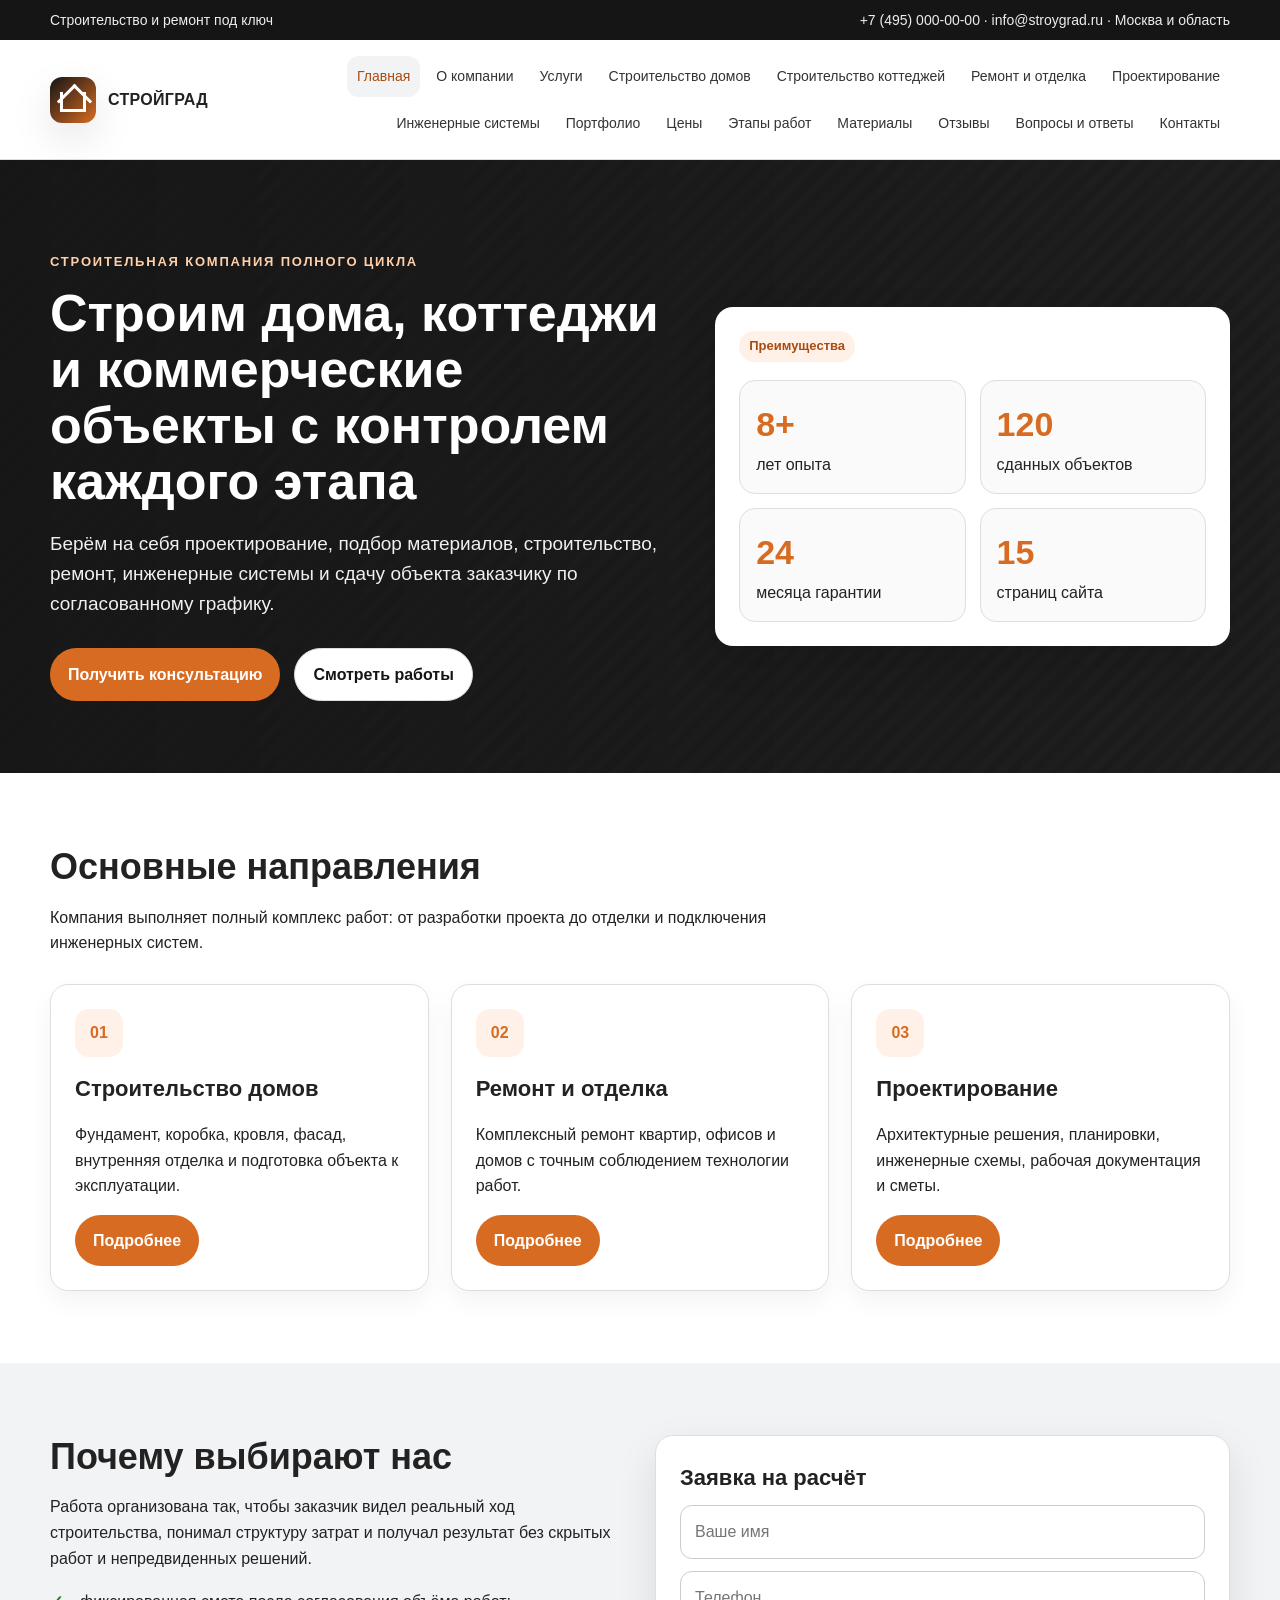
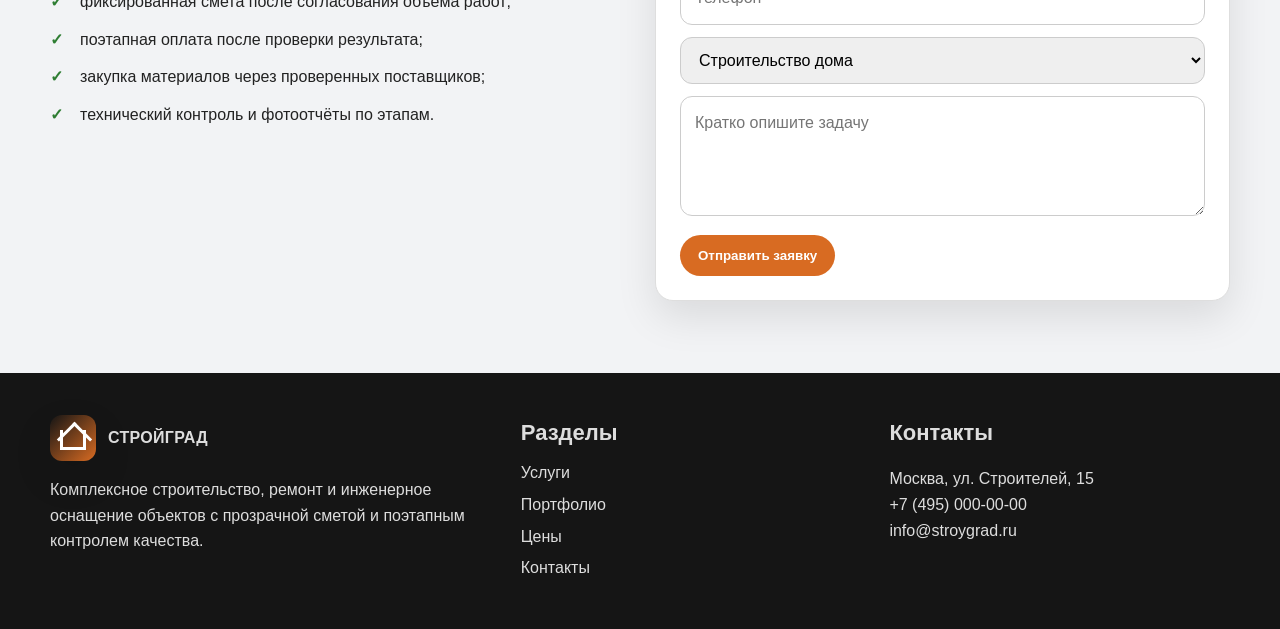
<file: index.html>
<!doctype html>
<html lang="ru">
<head>
  <meta charset="utf-8">
  <meta name="viewport" content="width=device-width, initial-scale=1">
  <title>Главная | СтройГрад</title>
  <meta name="description" content="Строительная компания полного цикла: строительство домов, ремонт, проектирование и инженерные работы.">
  <meta name="keywords" content="строительство, строительство домов, ремонт, отделка, коттеджи, проектирование, инженерные системы">
  <link rel="stylesheet" href="assets/css/style.css">
</head>
<body>
  <div class="topbar">
    <div class="container">
      <span>Строительство и ремонт под ключ</span>
      <span>+7 (495) 000-00-00 · info@stroygrad.ru · Москва и область</span>
    </div>
  </div>
  <header class="header">
    <div class="container header-row">
      <a class="logo" href="index.html"><span class="logo-mark"></span><span>СтройГрад</span></a>
      <button class="menu-toggle" type="button">Меню</button>
      <nav class="nav"><a class="active" href="index.html">Главная</a>
<a class="" href="about.html">О компании</a>
<a class="" href="services.html">Услуги</a>
<a class="" href="house-building.html">Строительство домов</a>
<a class="" href="cottage-building.html">Строительство коттеджей</a>
<a class="" href="renovation.html">Ремонт и отделка</a>
<a class="" href="design.html">Проектирование</a>
<a class="" href="engineering.html">Инженерные системы</a>
<a class="" href="portfolio.html">Портфолио</a>
<a class="" href="prices.html">Цены</a>
<a class="" href="process.html">Этапы работ</a>
<a class="" href="materials.html">Материалы</a>
<a class="" href="reviews.html">Отзывы</a>
<a class="" href="faq.html">Вопросы и ответы</a>
<a class="" href="contacts.html">Контакты</a></nav>
    </div>
  </header>
  <main>
    
<section class="hero">
  <div class="container hero-grid">
    <div>
      <div class="eyebrow">Строительная компания полного цикла</div>
      <h1>Строим дома, коттеджи и коммерческие объекты с контролем каждого этапа</h1>
      <p class="lead">Берём на себя проектирование, подбор материалов, строительство, ремонт, инженерные системы и сдачу объекта заказчику по согласованному графику.</p>
      <div class="hero-actions">
        <a class="btn" href="contacts.html">Получить консультацию</a>
        <a class="btn secondary" href="portfolio.html">Смотреть работы</a>
      </div>
    </div>
    <div class="hero-card">
      <span class="badge">Преимущества</span>
      <div class="stats">
        <div class="stat"><strong>8+</strong><br>лет опыта</div>
        <div class="stat"><strong>120</strong><br>сданных объектов</div>
        <div class="stat"><strong>24</strong><br>месяца гарантии</div>
        <div class="stat"><strong>15</strong><br>страниц сайта</div>
      </div>
    </div>
  </div>
</section>
<section class="section">
  <div class="container">
    <div class="section-title"><h2>Основные направления</h2><p>Компания выполняет полный комплекс работ: от разработки проекта до отделки и подключения инженерных систем.</p></div>
    <div class="cards">
      <div class="card"><div class="card-icon">01</div><h3>Строительство домов</h3><p>Фундамент, коробка, кровля, фасад, внутренняя отделка и подготовка объекта к эксплуатации.</p><a class="btn" href="house-building.html">Подробнее</a></div>
      <div class="card"><div class="card-icon">02</div><h3>Ремонт и отделка</h3><p>Комплексный ремонт квартир, офисов и домов с точным соблюдением технологии работ.</p><a class="btn" href="renovation.html">Подробнее</a></div>
      <div class="card"><div class="card-icon">03</div><h3>Проектирование</h3><p>Архитектурные решения, планировки, инженерные схемы, рабочая документация и сметы.</p><a class="btn" href="design.html">Подробнее</a></div>
    </div>
  </div>
</section>
<section class="section gray">
  <div class="container two-col">
    <div><h2>Почему выбирают нас</h2><p>Работа организована так, чтобы заказчик видел реальный ход строительства, понимал структуру затрат и получал результат без скрытых работ и непредвиденных решений.</p>
    <ul class="feature-list"><li>фиксированная смета после согласования объёма работ;</li><li>поэтапная оплата после проверки результата;</li><li>закупка материалов через проверенных поставщиков;</li><li>технический контроль и фотоотчёты по этапам.</li></ul></div>
    <form class="form request-form">
      <h3>Заявка на расчёт</h3>
      <input class="input" required placeholder="Ваше имя">
      <input class="input" required placeholder="Телефон">
      <select><option>Строительство дома</option><option>Ремонт и отделка</option><option>Проектирование</option><option>Инженерные системы</option></select>
      <textarea placeholder="Кратко опишите задачу"></textarea>
      <button class="btn" type="submit">Отправить заявку</button>
      <div class="notice">Заявка подготовлена к отправке. Менеджер свяжется с вами для уточнения деталей.</div>
    </form>
  </div>
</section>

  </main>
  <footer class="footer">
    <div class="container footer-grid">
      <div>
        <div class="logo"><span class="logo-mark"></span><span>СтройГрад</span></div>
        <p>Комплексное строительство, ремонт и инженерное оснащение объектов с прозрачной сметой и поэтапным контролем качества.</p>
      </div>
      <div>
        <h3>Разделы</h3>
        <a href="services.html">Услуги</a>
        <a href="portfolio.html">Портфолио</a>
        <a href="prices.html">Цены</a>
        <a href="contacts.html">Контакты</a>
      </div>
      <div>
        <h3>Контакты</h3>
        <p>Москва, ул. Строителей, 15<br>+7 (495) 000-00-00<br>info@stroygrad.ru</p>
      </div>
    </div>
  </footer>
  <script src="assets/js/main.js"></script>
</body>
</html>
</file>
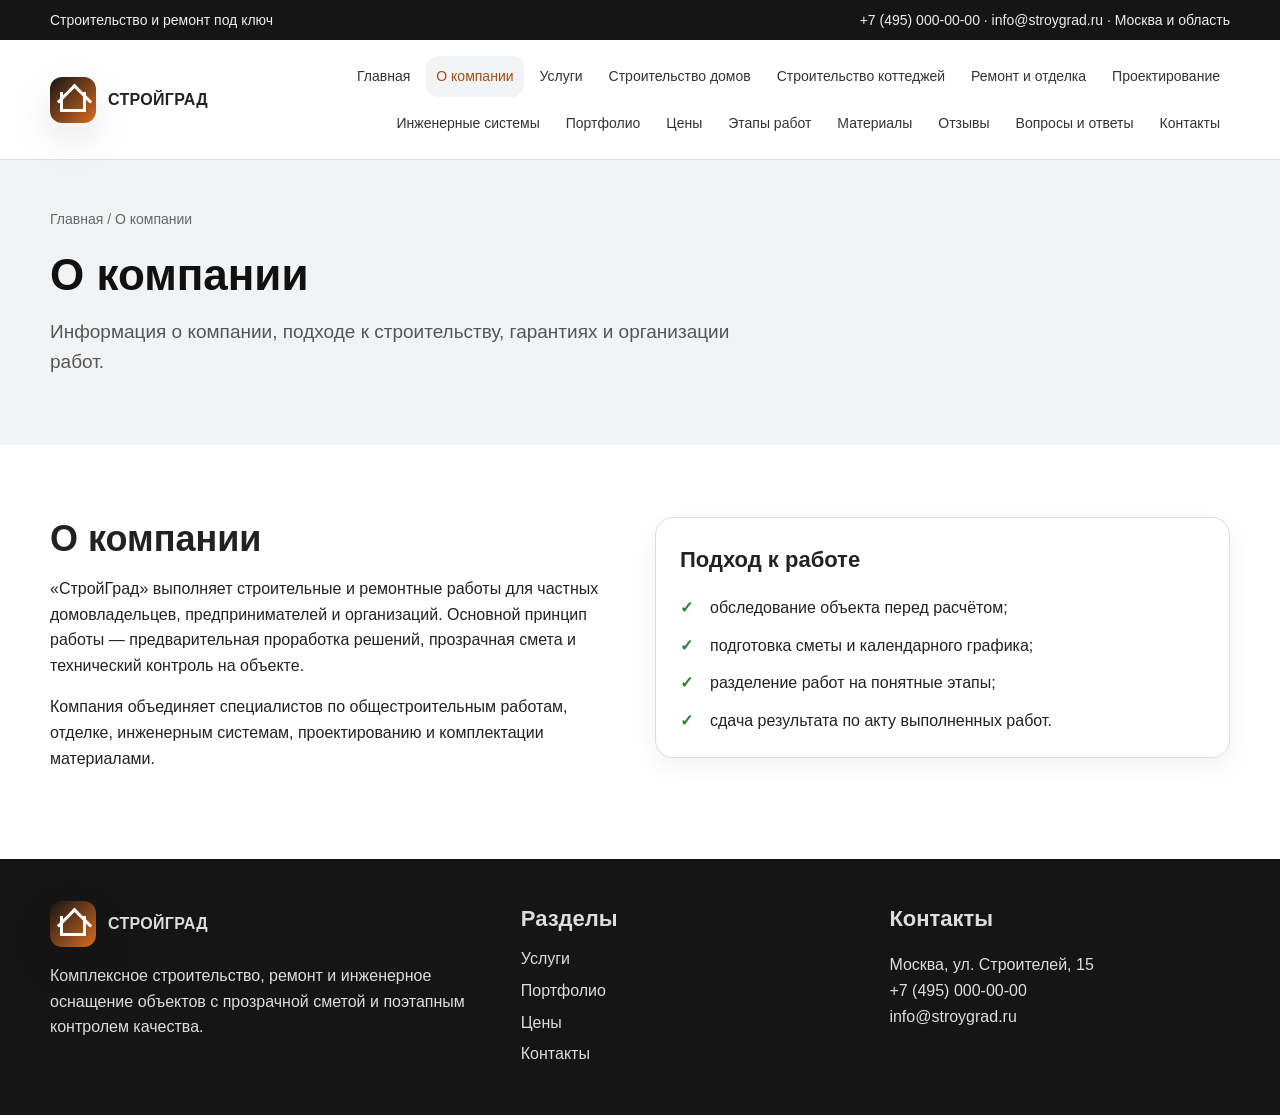
<file: about.html>
<!doctype html>
<html lang="ru">
<head>
  <meta charset="utf-8">
  <meta name="viewport" content="width=device-width, initial-scale=1">
  <title>О компании | СтройГрад</title>
  <meta name="description" content="Информация о компании, подходе к строительству, гарантиях и организации работ.">
  <meta name="keywords" content="строительство, строительство домов, ремонт, отделка, коттеджи, проектирование, инженерные системы">
  <link rel="stylesheet" href="assets/css/style.css">
</head>
<body>
  <div class="topbar">
    <div class="container">
      <span>Строительство и ремонт под ключ</span>
      <span>+7 (495) 000-00-00 · info@stroygrad.ru · Москва и область</span>
    </div>
  </div>
  <header class="header">
    <div class="container header-row">
      <a class="logo" href="index.html"><span class="logo-mark"></span><span>СтройГрад</span></a>
      <button class="menu-toggle" type="button">Меню</button>
      <nav class="nav"><a class="" href="index.html">Главная</a>
<a class="active" href="about.html">О компании</a>
<a class="" href="services.html">Услуги</a>
<a class="" href="house-building.html">Строительство домов</a>
<a class="" href="cottage-building.html">Строительство коттеджей</a>
<a class="" href="renovation.html">Ремонт и отделка</a>
<a class="" href="design.html">Проектирование</a>
<a class="" href="engineering.html">Инженерные системы</a>
<a class="" href="portfolio.html">Портфолио</a>
<a class="" href="prices.html">Цены</a>
<a class="" href="process.html">Этапы работ</a>
<a class="" href="materials.html">Материалы</a>
<a class="" href="reviews.html">Отзывы</a>
<a class="" href="faq.html">Вопросы и ответы</a>
<a class="" href="contacts.html">Контакты</a></nav>
    </div>
  </header>
  <main>
    <section class="page-hero"><div class="container"><div class="breadcrumbs"><a href="index.html">Главная</a> / О компании</div><h1>О компании</h1><p class="lead">Информация о компании, подходе к строительству, гарантиях и организации работ.</p></div></section><section class="section"><div class="container two-col"><div><h2>О компании</h2><p>«СтройГрад» выполняет строительные и ремонтные работы для частных домовладельцев, предпринимателей и организаций. Основной принцип работы — предварительная проработка решений, прозрачная смета и технический контроль на объекте.</p><p>Компания объединяет специалистов по общестроительным работам, отделке, инженерным системам, проектированию и комплектации материалами.</p></div><div class="card"><h3>Подход к работе</h3><ul class="feature-list"><li>обследование объекта перед расчётом;</li><li>подготовка сметы и календарного графика;</li><li>разделение работ на понятные этапы;</li><li>сдача результата по акту выполненных работ.</li></ul></div></div></section>
  </main>
  <footer class="footer">
    <div class="container footer-grid">
      <div>
        <div class="logo"><span class="logo-mark"></span><span>СтройГрад</span></div>
        <p>Комплексное строительство, ремонт и инженерное оснащение объектов с прозрачной сметой и поэтапным контролем качества.</p>
      </div>
      <div>
        <h3>Разделы</h3>
        <a href="services.html">Услуги</a>
        <a href="portfolio.html">Портфолио</a>
        <a href="prices.html">Цены</a>
        <a href="contacts.html">Контакты</a>
      </div>
      <div>
        <h3>Контакты</h3>
        <p>Москва, ул. Строителей, 15<br>+7 (495) 000-00-00<br>info@stroygrad.ru</p>
      </div>
    </div>
  </footer>
  <script src="assets/js/main.js"></script>
</body>
</html>
</file>
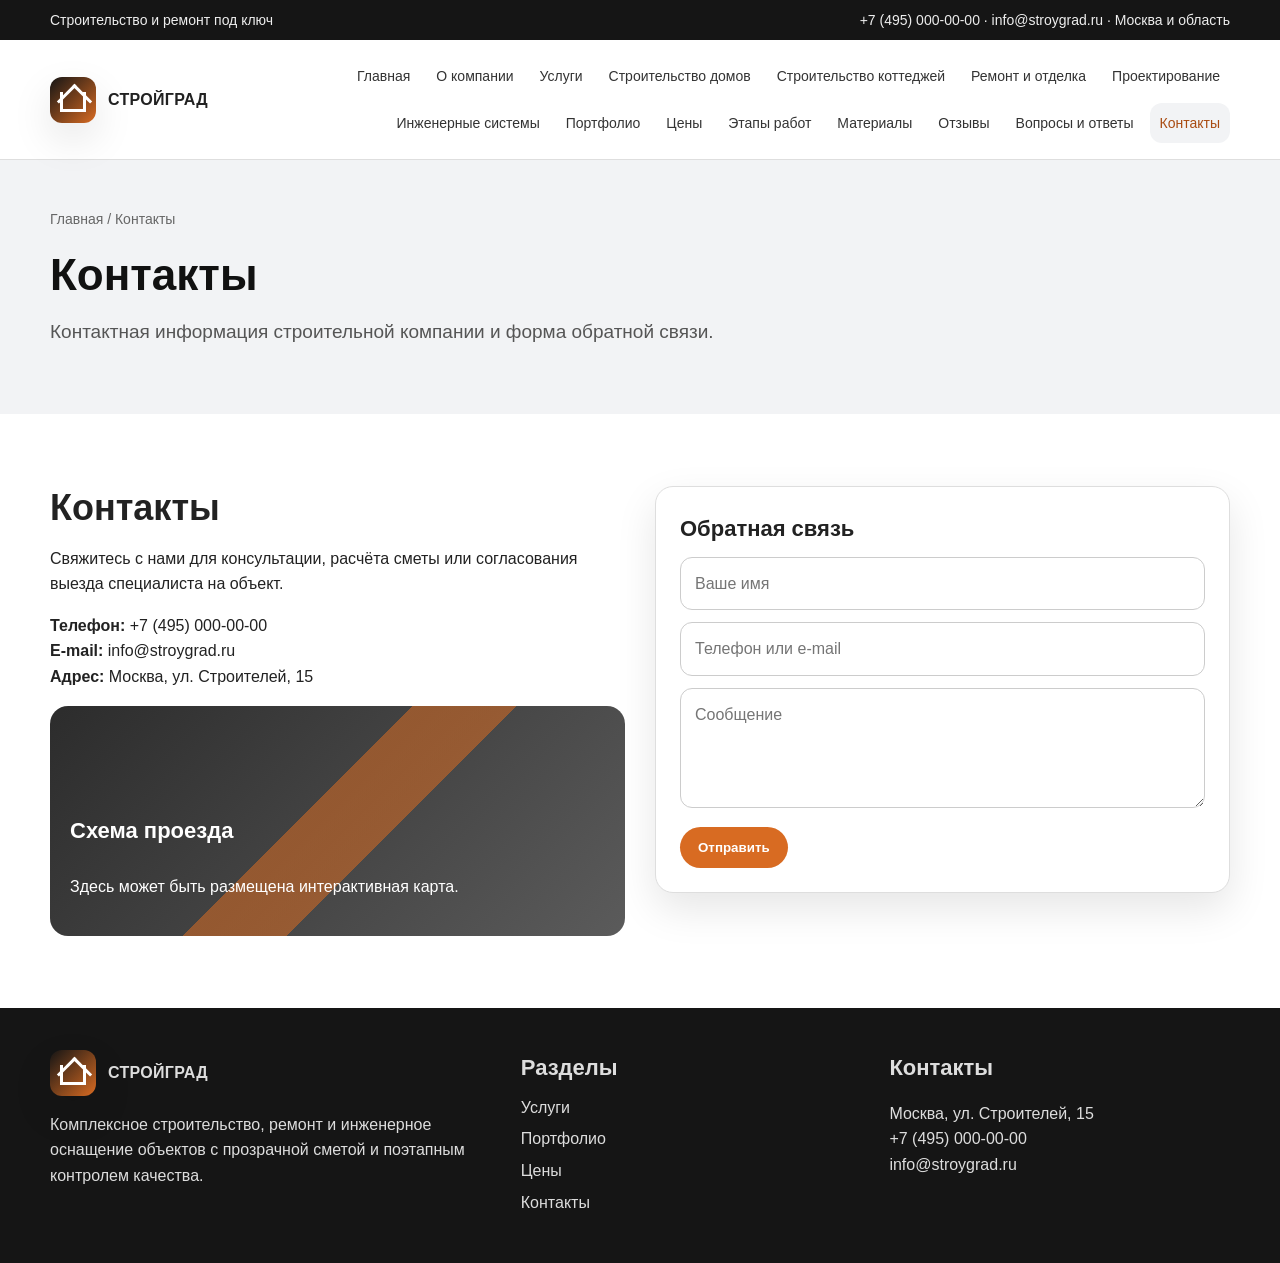
<file: contacts.html>
<!doctype html>
<html lang="ru">
<head>
  <meta charset="utf-8">
  <meta name="viewport" content="width=device-width, initial-scale=1">
  <title>Контакты | СтройГрад</title>
  <meta name="description" content="Контактная информация строительной компании и форма обратной связи.">
  <meta name="keywords" content="строительство, строительство домов, ремонт, отделка, коттеджи, проектирование, инженерные системы">
  <link rel="stylesheet" href="assets/css/style.css">
</head>
<body>
  <div class="topbar">
    <div class="container">
      <span>Строительство и ремонт под ключ</span>
      <span>+7 (495) 000-00-00 · info@stroygrad.ru · Москва и область</span>
    </div>
  </div>
  <header class="header">
    <div class="container header-row">
      <a class="logo" href="index.html"><span class="logo-mark"></span><span>СтройГрад</span></a>
      <button class="menu-toggle" type="button">Меню</button>
      <nav class="nav"><a class="" href="index.html">Главная</a>
<a class="" href="about.html">О компании</a>
<a class="" href="services.html">Услуги</a>
<a class="" href="house-building.html">Строительство домов</a>
<a class="" href="cottage-building.html">Строительство коттеджей</a>
<a class="" href="renovation.html">Ремонт и отделка</a>
<a class="" href="design.html">Проектирование</a>
<a class="" href="engineering.html">Инженерные системы</a>
<a class="" href="portfolio.html">Портфолио</a>
<a class="" href="prices.html">Цены</a>
<a class="" href="process.html">Этапы работ</a>
<a class="" href="materials.html">Материалы</a>
<a class="" href="reviews.html">Отзывы</a>
<a class="" href="faq.html">Вопросы и ответы</a>
<a class="active" href="contacts.html">Контакты</a></nav>
    </div>
  </header>
  <main>
    <section class="page-hero"><div class="container"><div class="breadcrumbs"><a href="index.html">Главная</a> / Контакты</div><h1>Контакты</h1><p class="lead">Контактная информация строительной компании и форма обратной связи.</p></div></section><section class="section"><div class="container two-col"><div><h2>Контакты</h2><p>Свяжитесь с нами для консультации, расчёта сметы или согласования выезда специалиста на объект.</p><p><strong>Телефон:</strong> +7 (495) 000-00-00<br><strong>E-mail:</strong> info@stroygrad.ru<br><strong>Адрес:</strong> Москва, ул. Строителей, 15</p><div class="work"><h3>Схема проезда</h3><p>Здесь может быть размещена интерактивная карта.</p></div></div><form class="form request-form"><h3>Обратная связь</h3><input class="input" required placeholder="Ваше имя"><input class="input" required placeholder="Телефон или e-mail"><textarea placeholder="Сообщение"></textarea><button class="btn" type="submit">Отправить</button><div class="notice">Сообщение подготовлено к отправке.</div></form></div></section>
  </main>
  <footer class="footer">
    <div class="container footer-grid">
      <div>
        <div class="logo"><span class="logo-mark"></span><span>СтройГрад</span></div>
        <p>Комплексное строительство, ремонт и инженерное оснащение объектов с прозрачной сметой и поэтапным контролем качества.</p>
      </div>
      <div>
        <h3>Разделы</h3>
        <a href="services.html">Услуги</a>
        <a href="portfolio.html">Портфолио</a>
        <a href="prices.html">Цены</a>
        <a href="contacts.html">Контакты</a>
      </div>
      <div>
        <h3>Контакты</h3>
        <p>Москва, ул. Строителей, 15<br>+7 (495) 000-00-00<br>info@stroygrad.ru</p>
      </div>
    </div>
  </footer>
  <script src="assets/js/main.js"></script>
</body>
</html>
</file>
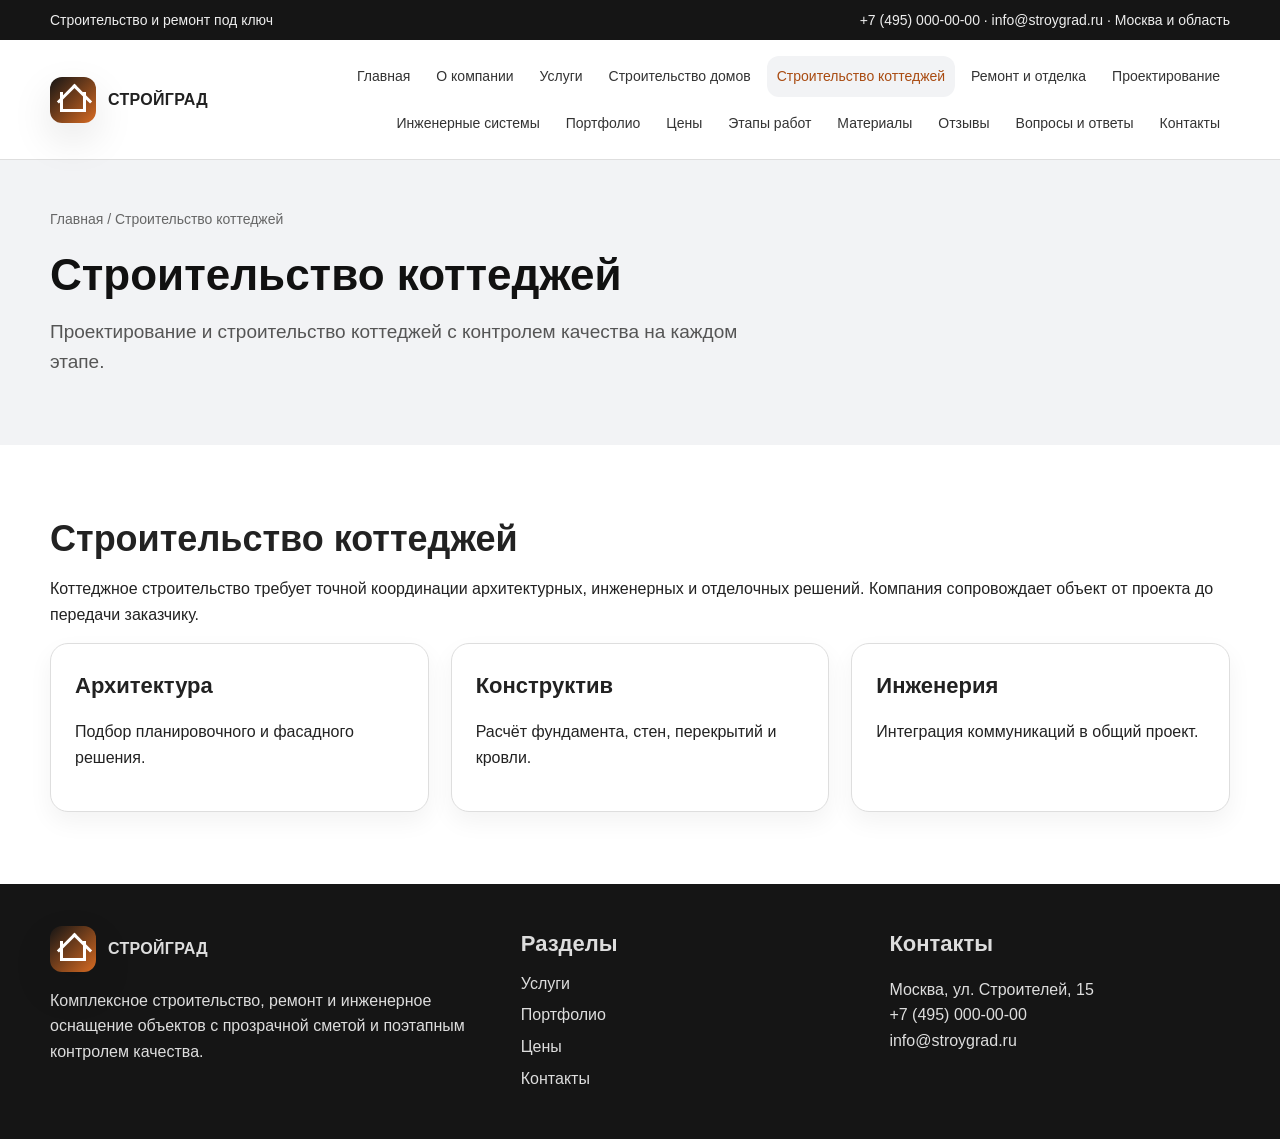
<file: cottage-building.html>
<!doctype html>
<html lang="ru">
<head>
  <meta charset="utf-8">
  <meta name="viewport" content="width=device-width, initial-scale=1">
  <title>Строительство коттеджей | СтройГрад</title>
  <meta name="description" content="Проектирование и строительство коттеджей с контролем качества на каждом этапе.">
  <meta name="keywords" content="строительство, строительство домов, ремонт, отделка, коттеджи, проектирование, инженерные системы">
  <link rel="stylesheet" href="assets/css/style.css">
</head>
<body>
  <div class="topbar">
    <div class="container">
      <span>Строительство и ремонт под ключ</span>
      <span>+7 (495) 000-00-00 · info@stroygrad.ru · Москва и область</span>
    </div>
  </div>
  <header class="header">
    <div class="container header-row">
      <a class="logo" href="index.html"><span class="logo-mark"></span><span>СтройГрад</span></a>
      <button class="menu-toggle" type="button">Меню</button>
      <nav class="nav"><a class="" href="index.html">Главная</a>
<a class="" href="about.html">О компании</a>
<a class="" href="services.html">Услуги</a>
<a class="" href="house-building.html">Строительство домов</a>
<a class="active" href="cottage-building.html">Строительство коттеджей</a>
<a class="" href="renovation.html">Ремонт и отделка</a>
<a class="" href="design.html">Проектирование</a>
<a class="" href="engineering.html">Инженерные системы</a>
<a class="" href="portfolio.html">Портфолио</a>
<a class="" href="prices.html">Цены</a>
<a class="" href="process.html">Этапы работ</a>
<a class="" href="materials.html">Материалы</a>
<a class="" href="reviews.html">Отзывы</a>
<a class="" href="faq.html">Вопросы и ответы</a>
<a class="" href="contacts.html">Контакты</a></nav>
    </div>
  </header>
  <main>
    <section class="page-hero"><div class="container"><div class="breadcrumbs"><a href="index.html">Главная</a> / Строительство коттеджей</div><h1>Строительство коттеджей</h1><p class="lead">Проектирование и строительство коттеджей с контролем качества на каждом этапе.</p></div></section><section class="section"><div class="container"><h2>Строительство коттеджей</h2><p>Коттеджное строительство требует точной координации архитектурных, инженерных и отделочных решений. Компания сопровождает объект от проекта до передачи заказчику.</p><div class="cards"><div class="card"><h3>Архитектура</h3><p>Подбор планировочного и фасадного решения.</p></div><div class="card"><h3>Конструктив</h3><p>Расчёт фундамента, стен, перекрытий и кровли.</p></div><div class="card"><h3>Инженерия</h3><p>Интеграция коммуникаций в общий проект.</p></div></div></div></section>
  </main>
  <footer class="footer">
    <div class="container footer-grid">
      <div>
        <div class="logo"><span class="logo-mark"></span><span>СтройГрад</span></div>
        <p>Комплексное строительство, ремонт и инженерное оснащение объектов с прозрачной сметой и поэтапным контролем качества.</p>
      </div>
      <div>
        <h3>Разделы</h3>
        <a href="services.html">Услуги</a>
        <a href="portfolio.html">Портфолио</a>
        <a href="prices.html">Цены</a>
        <a href="contacts.html">Контакты</a>
      </div>
      <div>
        <h3>Контакты</h3>
        <p>Москва, ул. Строителей, 15<br>+7 (495) 000-00-00<br>info@stroygrad.ru</p>
      </div>
    </div>
  </footer>
  <script src="assets/js/main.js"></script>
</body>
</html>
</file>
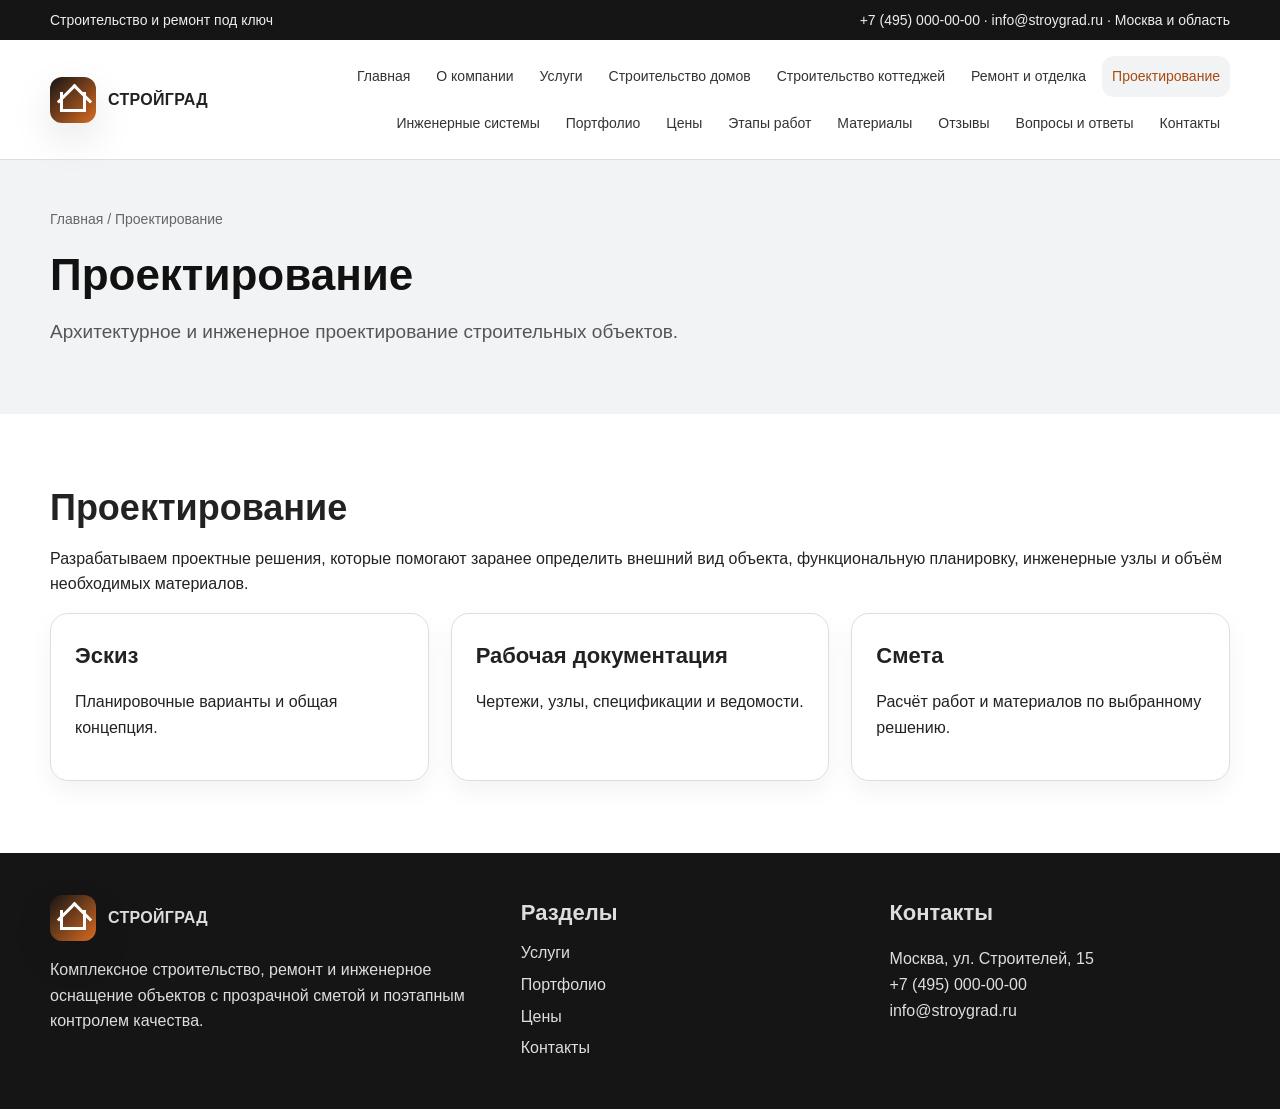
<file: design.html>
<!doctype html>
<html lang="ru">
<head>
  <meta charset="utf-8">
  <meta name="viewport" content="width=device-width, initial-scale=1">
  <title>Проектирование | СтройГрад</title>
  <meta name="description" content="Архитектурное и инженерное проектирование строительных объектов.">
  <meta name="keywords" content="строительство, строительство домов, ремонт, отделка, коттеджи, проектирование, инженерные системы">
  <link rel="stylesheet" href="assets/css/style.css">
</head>
<body>
  <div class="topbar">
    <div class="container">
      <span>Строительство и ремонт под ключ</span>
      <span>+7 (495) 000-00-00 · info@stroygrad.ru · Москва и область</span>
    </div>
  </div>
  <header class="header">
    <div class="container header-row">
      <a class="logo" href="index.html"><span class="logo-mark"></span><span>СтройГрад</span></a>
      <button class="menu-toggle" type="button">Меню</button>
      <nav class="nav"><a class="" href="index.html">Главная</a>
<a class="" href="about.html">О компании</a>
<a class="" href="services.html">Услуги</a>
<a class="" href="house-building.html">Строительство домов</a>
<a class="" href="cottage-building.html">Строительство коттеджей</a>
<a class="" href="renovation.html">Ремонт и отделка</a>
<a class="active" href="design.html">Проектирование</a>
<a class="" href="engineering.html">Инженерные системы</a>
<a class="" href="portfolio.html">Портфолио</a>
<a class="" href="prices.html">Цены</a>
<a class="" href="process.html">Этапы работ</a>
<a class="" href="materials.html">Материалы</a>
<a class="" href="reviews.html">Отзывы</a>
<a class="" href="faq.html">Вопросы и ответы</a>
<a class="" href="contacts.html">Контакты</a></nav>
    </div>
  </header>
  <main>
    <section class="page-hero"><div class="container"><div class="breadcrumbs"><a href="index.html">Главная</a> / Проектирование</div><h1>Проектирование</h1><p class="lead">Архитектурное и инженерное проектирование строительных объектов.</p></div></section><section class="section"><div class="container"><h2>Проектирование</h2><p>Разрабатываем проектные решения, которые помогают заранее определить внешний вид объекта, функциональную планировку, инженерные узлы и объём необходимых материалов.</p><div class="cards"><div class="card"><h3>Эскиз</h3><p>Планировочные варианты и общая концепция.</p></div><div class="card"><h3>Рабочая документация</h3><p>Чертежи, узлы, спецификации и ведомости.</p></div><div class="card"><h3>Смета</h3><p>Расчёт работ и материалов по выбранному решению.</p></div></div></div></section>
  </main>
  <footer class="footer">
    <div class="container footer-grid">
      <div>
        <div class="logo"><span class="logo-mark"></span><span>СтройГрад</span></div>
        <p>Комплексное строительство, ремонт и инженерное оснащение объектов с прозрачной сметой и поэтапным контролем качества.</p>
      </div>
      <div>
        <h3>Разделы</h3>
        <a href="services.html">Услуги</a>
        <a href="portfolio.html">Портфолио</a>
        <a href="prices.html">Цены</a>
        <a href="contacts.html">Контакты</a>
      </div>
      <div>
        <h3>Контакты</h3>
        <p>Москва, ул. Строителей, 15<br>+7 (495) 000-00-00<br>info@stroygrad.ru</p>
      </div>
    </div>
  </footer>
  <script src="assets/js/main.js"></script>
</body>
</html>
</file>
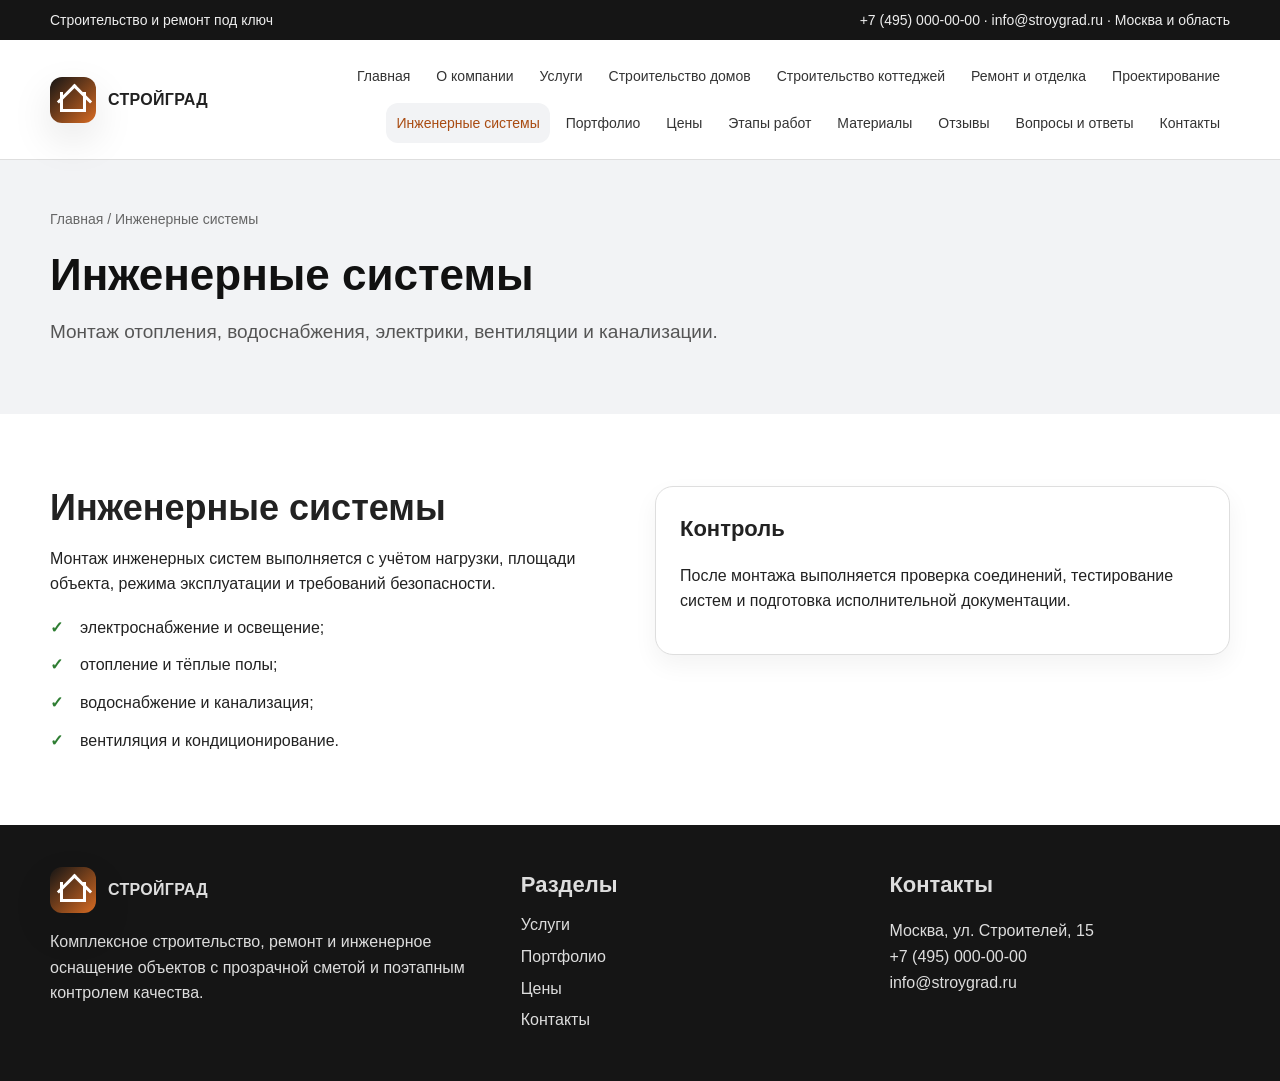
<file: engineering.html>
<!doctype html>
<html lang="ru">
<head>
  <meta charset="utf-8">
  <meta name="viewport" content="width=device-width, initial-scale=1">
  <title>Инженерные системы | СтройГрад</title>
  <meta name="description" content="Монтаж отопления, водоснабжения, электрики, вентиляции и канализации.">
  <meta name="keywords" content="строительство, строительство домов, ремонт, отделка, коттеджи, проектирование, инженерные системы">
  <link rel="stylesheet" href="assets/css/style.css">
</head>
<body>
  <div class="topbar">
    <div class="container">
      <span>Строительство и ремонт под ключ</span>
      <span>+7 (495) 000-00-00 · info@stroygrad.ru · Москва и область</span>
    </div>
  </div>
  <header class="header">
    <div class="container header-row">
      <a class="logo" href="index.html"><span class="logo-mark"></span><span>СтройГрад</span></a>
      <button class="menu-toggle" type="button">Меню</button>
      <nav class="nav"><a class="" href="index.html">Главная</a>
<a class="" href="about.html">О компании</a>
<a class="" href="services.html">Услуги</a>
<a class="" href="house-building.html">Строительство домов</a>
<a class="" href="cottage-building.html">Строительство коттеджей</a>
<a class="" href="renovation.html">Ремонт и отделка</a>
<a class="" href="design.html">Проектирование</a>
<a class="active" href="engineering.html">Инженерные системы</a>
<a class="" href="portfolio.html">Портфолио</a>
<a class="" href="prices.html">Цены</a>
<a class="" href="process.html">Этапы работ</a>
<a class="" href="materials.html">Материалы</a>
<a class="" href="reviews.html">Отзывы</a>
<a class="" href="faq.html">Вопросы и ответы</a>
<a class="" href="contacts.html">Контакты</a></nav>
    </div>
  </header>
  <main>
    <section class="page-hero"><div class="container"><div class="breadcrumbs"><a href="index.html">Главная</a> / Инженерные системы</div><h1>Инженерные системы</h1><p class="lead">Монтаж отопления, водоснабжения, электрики, вентиляции и канализации.</p></div></section><section class="section"><div class="container two-col"><div><h2>Инженерные системы</h2><p>Монтаж инженерных систем выполняется с учётом нагрузки, площади объекта, режима эксплуатации и требований безопасности.</p><ul class="feature-list"><li>электроснабжение и освещение;</li><li>отопление и тёплые полы;</li><li>водоснабжение и канализация;</li><li>вентиляция и кондиционирование.</li></ul></div><div class="card"><h3>Контроль</h3><p>После монтажа выполняется проверка соединений, тестирование систем и подготовка исполнительной документации.</p></div></div></section>
  </main>
  <footer class="footer">
    <div class="container footer-grid">
      <div>
        <div class="logo"><span class="logo-mark"></span><span>СтройГрад</span></div>
        <p>Комплексное строительство, ремонт и инженерное оснащение объектов с прозрачной сметой и поэтапным контролем качества.</p>
      </div>
      <div>
        <h3>Разделы</h3>
        <a href="services.html">Услуги</a>
        <a href="portfolio.html">Портфолио</a>
        <a href="prices.html">Цены</a>
        <a href="contacts.html">Контакты</a>
      </div>
      <div>
        <h3>Контакты</h3>
        <p>Москва, ул. Строителей, 15<br>+7 (495) 000-00-00<br>info@stroygrad.ru</p>
      </div>
    </div>
  </footer>
  <script src="assets/js/main.js"></script>
</body>
</html>
</file>
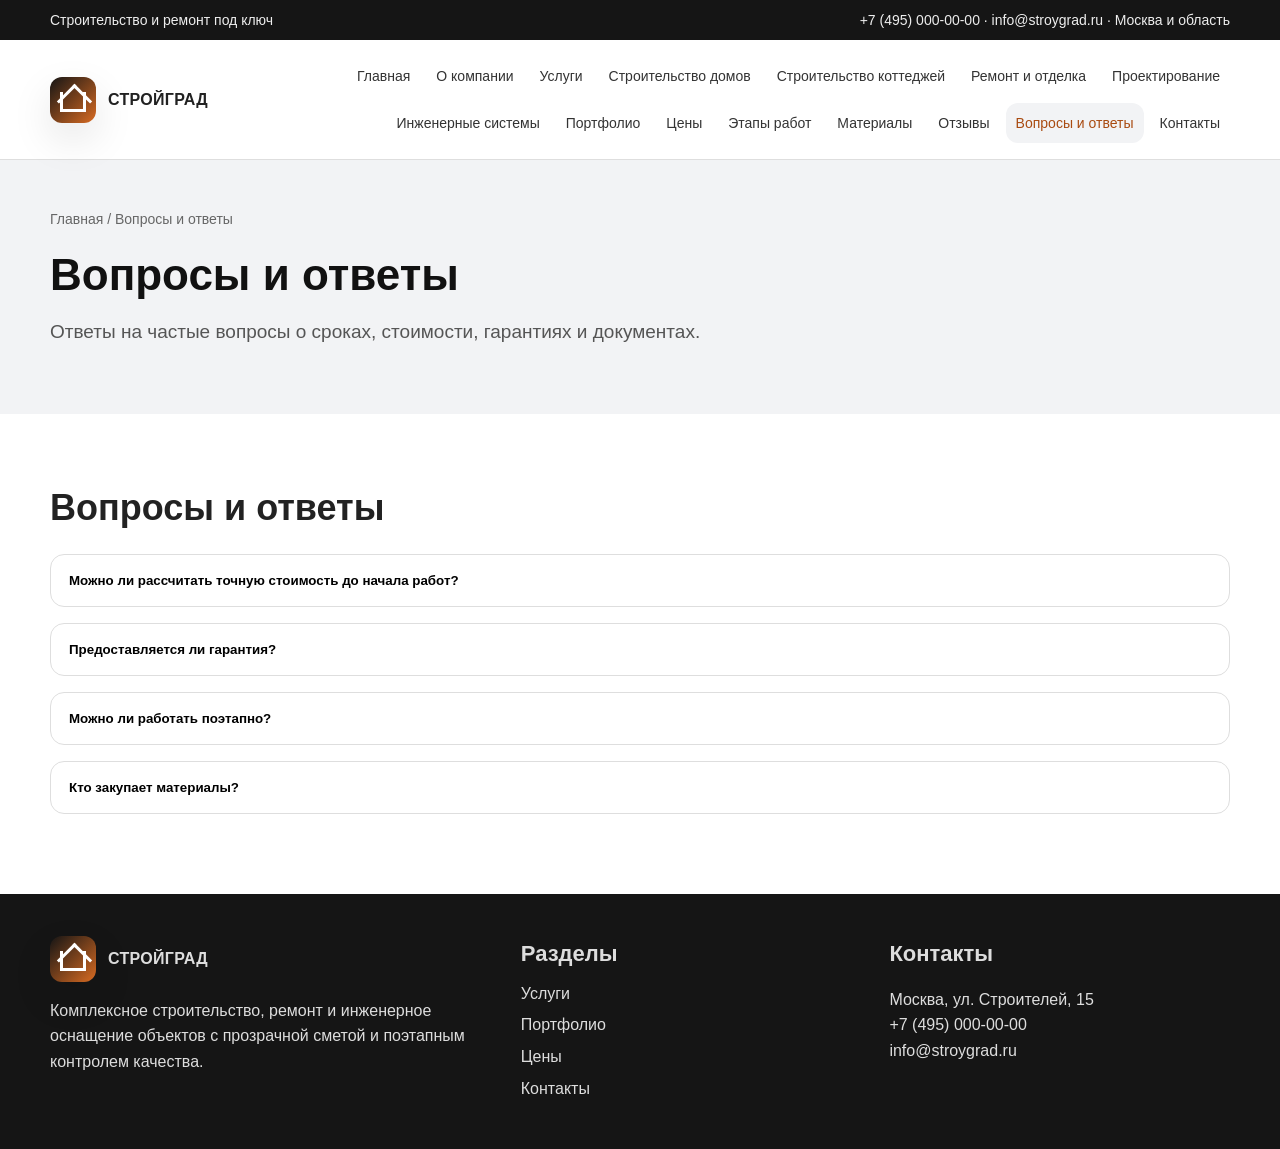
<file: faq.html>
<!doctype html>
<html lang="ru">
<head>
  <meta charset="utf-8">
  <meta name="viewport" content="width=device-width, initial-scale=1">
  <title>Вопросы и ответы | СтройГрад</title>
  <meta name="description" content="Ответы на частые вопросы о сроках, стоимости, гарантиях и документах.">
  <meta name="keywords" content="строительство, строительство домов, ремонт, отделка, коттеджи, проектирование, инженерные системы">
  <link rel="stylesheet" href="assets/css/style.css">
</head>
<body>
  <div class="topbar">
    <div class="container">
      <span>Строительство и ремонт под ключ</span>
      <span>+7 (495) 000-00-00 · info@stroygrad.ru · Москва и область</span>
    </div>
  </div>
  <header class="header">
    <div class="container header-row">
      <a class="logo" href="index.html"><span class="logo-mark"></span><span>СтройГрад</span></a>
      <button class="menu-toggle" type="button">Меню</button>
      <nav class="nav"><a class="" href="index.html">Главная</a>
<a class="" href="about.html">О компании</a>
<a class="" href="services.html">Услуги</a>
<a class="" href="house-building.html">Строительство домов</a>
<a class="" href="cottage-building.html">Строительство коттеджей</a>
<a class="" href="renovation.html">Ремонт и отделка</a>
<a class="" href="design.html">Проектирование</a>
<a class="" href="engineering.html">Инженерные системы</a>
<a class="" href="portfolio.html">Портфолио</a>
<a class="" href="prices.html">Цены</a>
<a class="" href="process.html">Этапы работ</a>
<a class="" href="materials.html">Материалы</a>
<a class="" href="reviews.html">Отзывы</a>
<a class="active" href="faq.html">Вопросы и ответы</a>
<a class="" href="contacts.html">Контакты</a></nav>
    </div>
  </header>
  <main>
    <section class="page-hero"><div class="container"><div class="breadcrumbs"><a href="index.html">Главная</a> / Вопросы и ответы</div><h1>Вопросы и ответы</h1><p class="lead">Ответы на частые вопросы о сроках, стоимости, гарантиях и документах.</p></div></section><section class="section"><div class="container"><h2>Вопросы и ответы</h2><div class="accordion"><button>Можно ли рассчитать точную стоимость до начала работ?</button><div class="answer">Точная стоимость определяется после осмотра объекта, согласования состава работ и выбора материалов.</div><button>Предоставляется ли гарантия?</button><div class="answer">Да, гарантийные обязательства фиксируются в договоре и зависят от вида выполненных работ.</div><button>Можно ли работать поэтапно?</button><div class="answer">Да, объект делится на этапы: проектирование, подготовка, основные работы, инженерия, отделка и сдача.</div><button>Кто закупает материалы?</button><div class="answer">Материалы может закупать заказчик или компания по согласованной ведомости.</div></div></div></section>
  </main>
  <footer class="footer">
    <div class="container footer-grid">
      <div>
        <div class="logo"><span class="logo-mark"></span><span>СтройГрад</span></div>
        <p>Комплексное строительство, ремонт и инженерное оснащение объектов с прозрачной сметой и поэтапным контролем качества.</p>
      </div>
      <div>
        <h3>Разделы</h3>
        <a href="services.html">Услуги</a>
        <a href="portfolio.html">Портфолио</a>
        <a href="prices.html">Цены</a>
        <a href="contacts.html">Контакты</a>
      </div>
      <div>
        <h3>Контакты</h3>
        <p>Москва, ул. Строителей, 15<br>+7 (495) 000-00-00<br>info@stroygrad.ru</p>
      </div>
    </div>
  </footer>
  <script src="assets/js/main.js"></script>
</body>
</html>
</file>
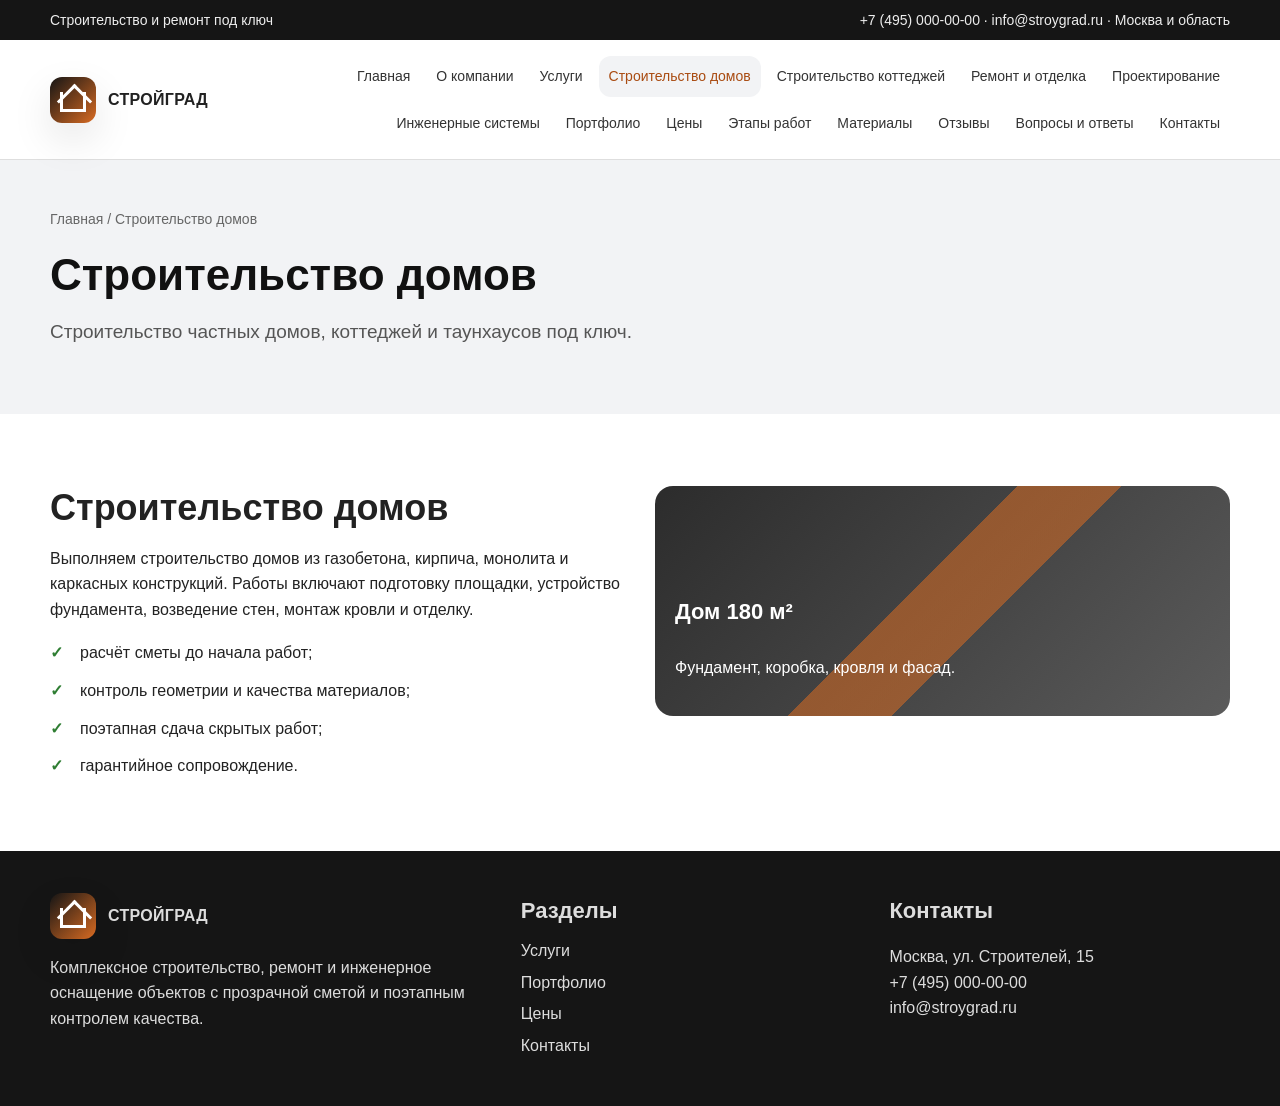
<file: house-building.html>
<!doctype html>
<html lang="ru">
<head>
  <meta charset="utf-8">
  <meta name="viewport" content="width=device-width, initial-scale=1">
  <title>Строительство домов | СтройГрад</title>
  <meta name="description" content="Строительство частных домов, коттеджей и таунхаусов под ключ.">
  <meta name="keywords" content="строительство, строительство домов, ремонт, отделка, коттеджи, проектирование, инженерные системы">
  <link rel="stylesheet" href="assets/css/style.css">
</head>
<body>
  <div class="topbar">
    <div class="container">
      <span>Строительство и ремонт под ключ</span>
      <span>+7 (495) 000-00-00 · info@stroygrad.ru · Москва и область</span>
    </div>
  </div>
  <header class="header">
    <div class="container header-row">
      <a class="logo" href="index.html"><span class="logo-mark"></span><span>СтройГрад</span></a>
      <button class="menu-toggle" type="button">Меню</button>
      <nav class="nav"><a class="" href="index.html">Главная</a>
<a class="" href="about.html">О компании</a>
<a class="" href="services.html">Услуги</a>
<a class="active" href="house-building.html">Строительство домов</a>
<a class="" href="cottage-building.html">Строительство коттеджей</a>
<a class="" href="renovation.html">Ремонт и отделка</a>
<a class="" href="design.html">Проектирование</a>
<a class="" href="engineering.html">Инженерные системы</a>
<a class="" href="portfolio.html">Портфолио</a>
<a class="" href="prices.html">Цены</a>
<a class="" href="process.html">Этапы работ</a>
<a class="" href="materials.html">Материалы</a>
<a class="" href="reviews.html">Отзывы</a>
<a class="" href="faq.html">Вопросы и ответы</a>
<a class="" href="contacts.html">Контакты</a></nav>
    </div>
  </header>
  <main>
    <section class="page-hero"><div class="container"><div class="breadcrumbs"><a href="index.html">Главная</a> / Строительство домов</div><h1>Строительство домов</h1><p class="lead">Строительство частных домов, коттеджей и таунхаусов под ключ.</p></div></section><section class="section"><div class="container two-col"><div><h2>Строительство домов</h2><p>Выполняем строительство домов из газобетона, кирпича, монолита и каркасных конструкций. Работы включают подготовку площадки, устройство фундамента, возведение стен, монтаж кровли и отделку.</p><ul class="feature-list"><li>расчёт сметы до начала работ;</li><li>контроль геометрии и качества материалов;</li><li>поэтапная сдача скрытых работ;</li><li>гарантийное сопровождение.</li></ul></div><div class="work"><h3>Дом 180 м²</h3><p>Фундамент, коробка, кровля и фасад.</p></div></div></section>
  </main>
  <footer class="footer">
    <div class="container footer-grid">
      <div>
        <div class="logo"><span class="logo-mark"></span><span>СтройГрад</span></div>
        <p>Комплексное строительство, ремонт и инженерное оснащение объектов с прозрачной сметой и поэтапным контролем качества.</p>
      </div>
      <div>
        <h3>Разделы</h3>
        <a href="services.html">Услуги</a>
        <a href="portfolio.html">Портфолио</a>
        <a href="prices.html">Цены</a>
        <a href="contacts.html">Контакты</a>
      </div>
      <div>
        <h3>Контакты</h3>
        <p>Москва, ул. Строителей, 15<br>+7 (495) 000-00-00<br>info@stroygrad.ru</p>
      </div>
    </div>
  </footer>
  <script src="assets/js/main.js"></script>
</body>
</html>
</file>
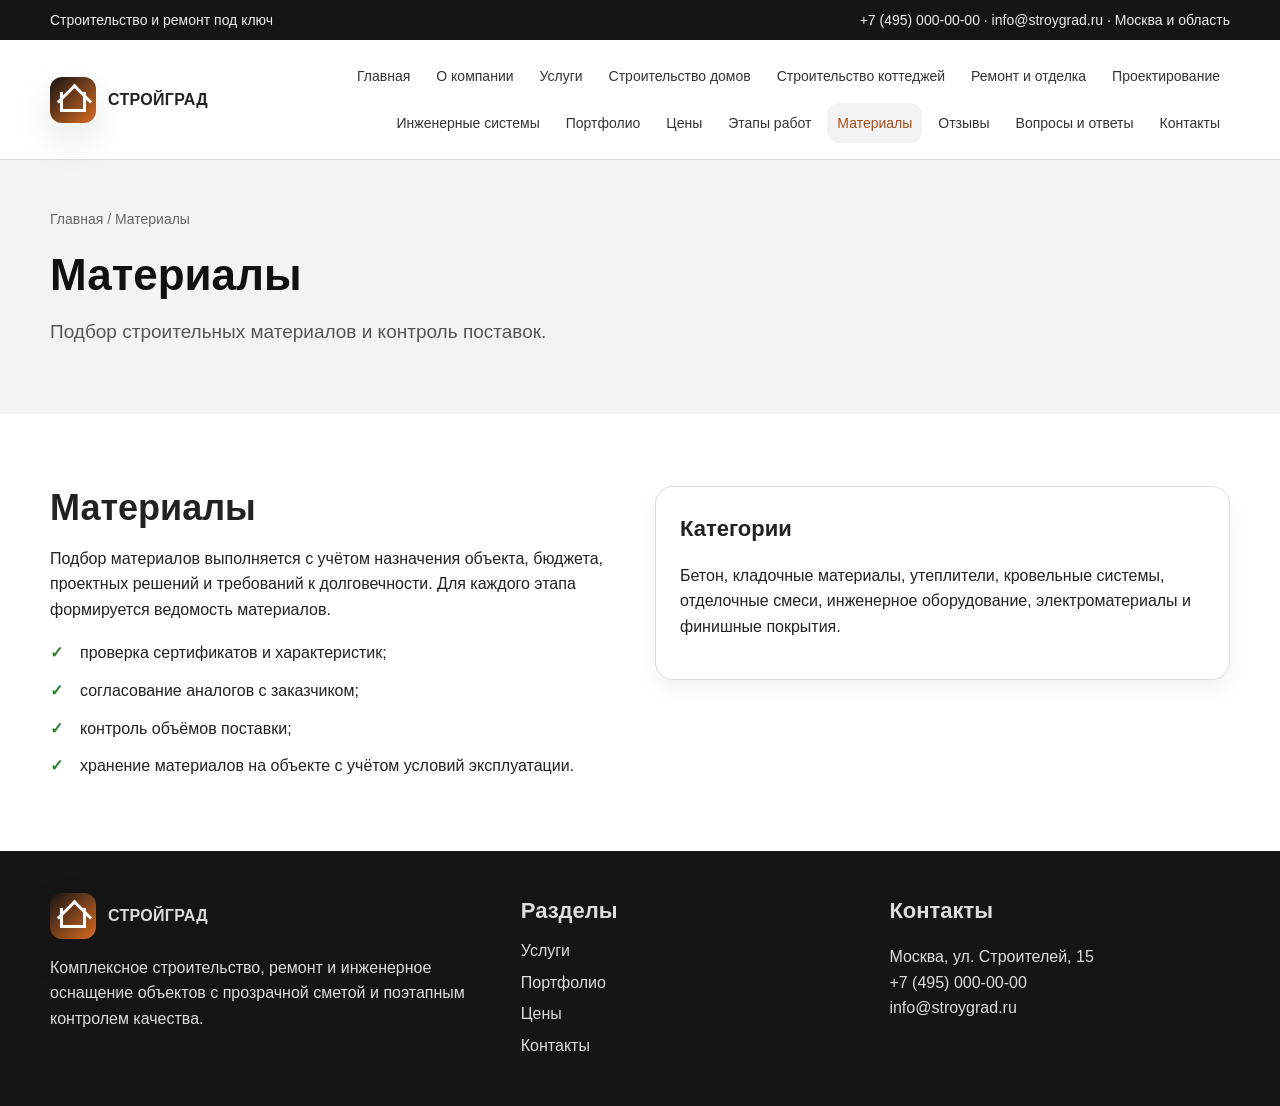
<file: materials.html>
<!doctype html>
<html lang="ru">
<head>
  <meta charset="utf-8">
  <meta name="viewport" content="width=device-width, initial-scale=1">
  <title>Материалы | СтройГрад</title>
  <meta name="description" content="Подбор строительных материалов и контроль поставок.">
  <meta name="keywords" content="строительство, строительство домов, ремонт, отделка, коттеджи, проектирование, инженерные системы">
  <link rel="stylesheet" href="assets/css/style.css">
</head>
<body>
  <div class="topbar">
    <div class="container">
      <span>Строительство и ремонт под ключ</span>
      <span>+7 (495) 000-00-00 · info@stroygrad.ru · Москва и область</span>
    </div>
  </div>
  <header class="header">
    <div class="container header-row">
      <a class="logo" href="index.html"><span class="logo-mark"></span><span>СтройГрад</span></a>
      <button class="menu-toggle" type="button">Меню</button>
      <nav class="nav"><a class="" href="index.html">Главная</a>
<a class="" href="about.html">О компании</a>
<a class="" href="services.html">Услуги</a>
<a class="" href="house-building.html">Строительство домов</a>
<a class="" href="cottage-building.html">Строительство коттеджей</a>
<a class="" href="renovation.html">Ремонт и отделка</a>
<a class="" href="design.html">Проектирование</a>
<a class="" href="engineering.html">Инженерные системы</a>
<a class="" href="portfolio.html">Портфолио</a>
<a class="" href="prices.html">Цены</a>
<a class="" href="process.html">Этапы работ</a>
<a class="active" href="materials.html">Материалы</a>
<a class="" href="reviews.html">Отзывы</a>
<a class="" href="faq.html">Вопросы и ответы</a>
<a class="" href="contacts.html">Контакты</a></nav>
    </div>
  </header>
  <main>
    <section class="page-hero"><div class="container"><div class="breadcrumbs"><a href="index.html">Главная</a> / Материалы</div><h1>Материалы</h1><p class="lead">Подбор строительных материалов и контроль поставок.</p></div></section><section class="section"><div class="container two-col"><div><h2>Материалы</h2><p>Подбор материалов выполняется с учётом назначения объекта, бюджета, проектных решений и требований к долговечности. Для каждого этапа формируется ведомость материалов.</p><ul class="feature-list"><li>проверка сертификатов и характеристик;</li><li>согласование аналогов с заказчиком;</li><li>контроль объёмов поставки;</li><li>хранение материалов на объекте с учётом условий эксплуатации.</li></ul></div><div class="card"><h3>Категории</h3><p>Бетон, кладочные материалы, утеплители, кровельные системы, отделочные смеси, инженерное оборудование, электроматериалы и финишные покрытия.</p></div></div></section>
  </main>
  <footer class="footer">
    <div class="container footer-grid">
      <div>
        <div class="logo"><span class="logo-mark"></span><span>СтройГрад</span></div>
        <p>Комплексное строительство, ремонт и инженерное оснащение объектов с прозрачной сметой и поэтапным контролем качества.</p>
      </div>
      <div>
        <h3>Разделы</h3>
        <a href="services.html">Услуги</a>
        <a href="portfolio.html">Портфолио</a>
        <a href="prices.html">Цены</a>
        <a href="contacts.html">Контакты</a>
      </div>
      <div>
        <h3>Контакты</h3>
        <p>Москва, ул. Строителей, 15<br>+7 (495) 000-00-00<br>info@stroygrad.ru</p>
      </div>
    </div>
  </footer>
  <script src="assets/js/main.js"></script>
</body>
</html>
</file>
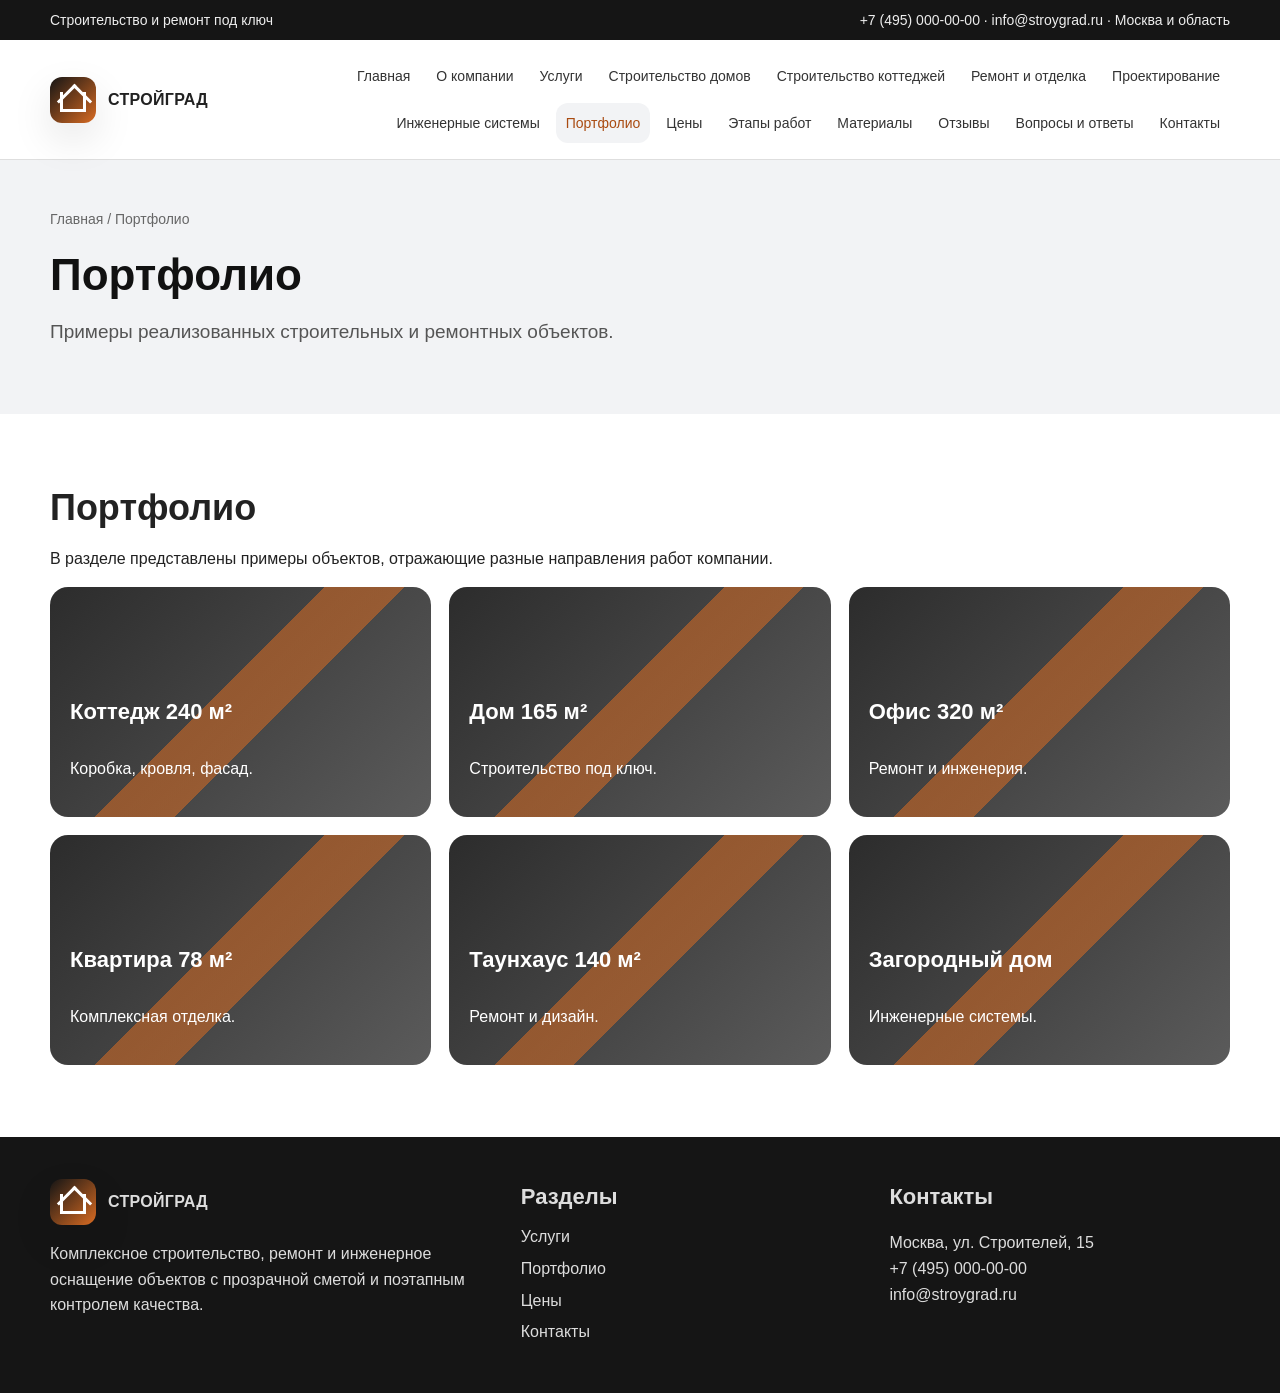
<file: portfolio.html>
<!doctype html>
<html lang="ru">
<head>
  <meta charset="utf-8">
  <meta name="viewport" content="width=device-width, initial-scale=1">
  <title>Портфолио | СтройГрад</title>
  <meta name="description" content="Примеры реализованных строительных и ремонтных объектов.">
  <meta name="keywords" content="строительство, строительство домов, ремонт, отделка, коттеджи, проектирование, инженерные системы">
  <link rel="stylesheet" href="assets/css/style.css">
</head>
<body>
  <div class="topbar">
    <div class="container">
      <span>Строительство и ремонт под ключ</span>
      <span>+7 (495) 000-00-00 · info@stroygrad.ru · Москва и область</span>
    </div>
  </div>
  <header class="header">
    <div class="container header-row">
      <a class="logo" href="index.html"><span class="logo-mark"></span><span>СтройГрад</span></a>
      <button class="menu-toggle" type="button">Меню</button>
      <nav class="nav"><a class="" href="index.html">Главная</a>
<a class="" href="about.html">О компании</a>
<a class="" href="services.html">Услуги</a>
<a class="" href="house-building.html">Строительство домов</a>
<a class="" href="cottage-building.html">Строительство коттеджей</a>
<a class="" href="renovation.html">Ремонт и отделка</a>
<a class="" href="design.html">Проектирование</a>
<a class="" href="engineering.html">Инженерные системы</a>
<a class="active" href="portfolio.html">Портфолио</a>
<a class="" href="prices.html">Цены</a>
<a class="" href="process.html">Этапы работ</a>
<a class="" href="materials.html">Материалы</a>
<a class="" href="reviews.html">Отзывы</a>
<a class="" href="faq.html">Вопросы и ответы</a>
<a class="" href="contacts.html">Контакты</a></nav>
    </div>
  </header>
  <main>
    <section class="page-hero"><div class="container"><div class="breadcrumbs"><a href="index.html">Главная</a> / Портфолио</div><h1>Портфолио</h1><p class="lead">Примеры реализованных строительных и ремонтных объектов.</p></div></section><section class="section"><div class="container"><h2>Портфолио</h2><p>В разделе представлены примеры объектов, отражающие разные направления работ компании.</p><div class="gallery"><div class="work"><h3>Коттедж 240 м²</h3><p>Коробка, кровля, фасад.</p></div><div class="work"><h3>Дом 165 м²</h3><p>Строительство под ключ.</p></div><div class="work"><h3>Офис 320 м²</h3><p>Ремонт и инженерия.</p></div><div class="work"><h3>Квартира 78 м²</h3><p>Комплексная отделка.</p></div><div class="work"><h3>Таунхаус 140 м²</h3><p>Ремонт и дизайн.</p></div><div class="work"><h3>Загородный дом</h3><p>Инженерные системы.</p></div></div></div></section>
  </main>
  <footer class="footer">
    <div class="container footer-grid">
      <div>
        <div class="logo"><span class="logo-mark"></span><span>СтройГрад</span></div>
        <p>Комплексное строительство, ремонт и инженерное оснащение объектов с прозрачной сметой и поэтапным контролем качества.</p>
      </div>
      <div>
        <h3>Разделы</h3>
        <a href="services.html">Услуги</a>
        <a href="portfolio.html">Портфолио</a>
        <a href="prices.html">Цены</a>
        <a href="contacts.html">Контакты</a>
      </div>
      <div>
        <h3>Контакты</h3>
        <p>Москва, ул. Строителей, 15<br>+7 (495) 000-00-00<br>info@stroygrad.ru</p>
      </div>
    </div>
  </footer>
  <script src="assets/js/main.js"></script>
</body>
</html>
</file>
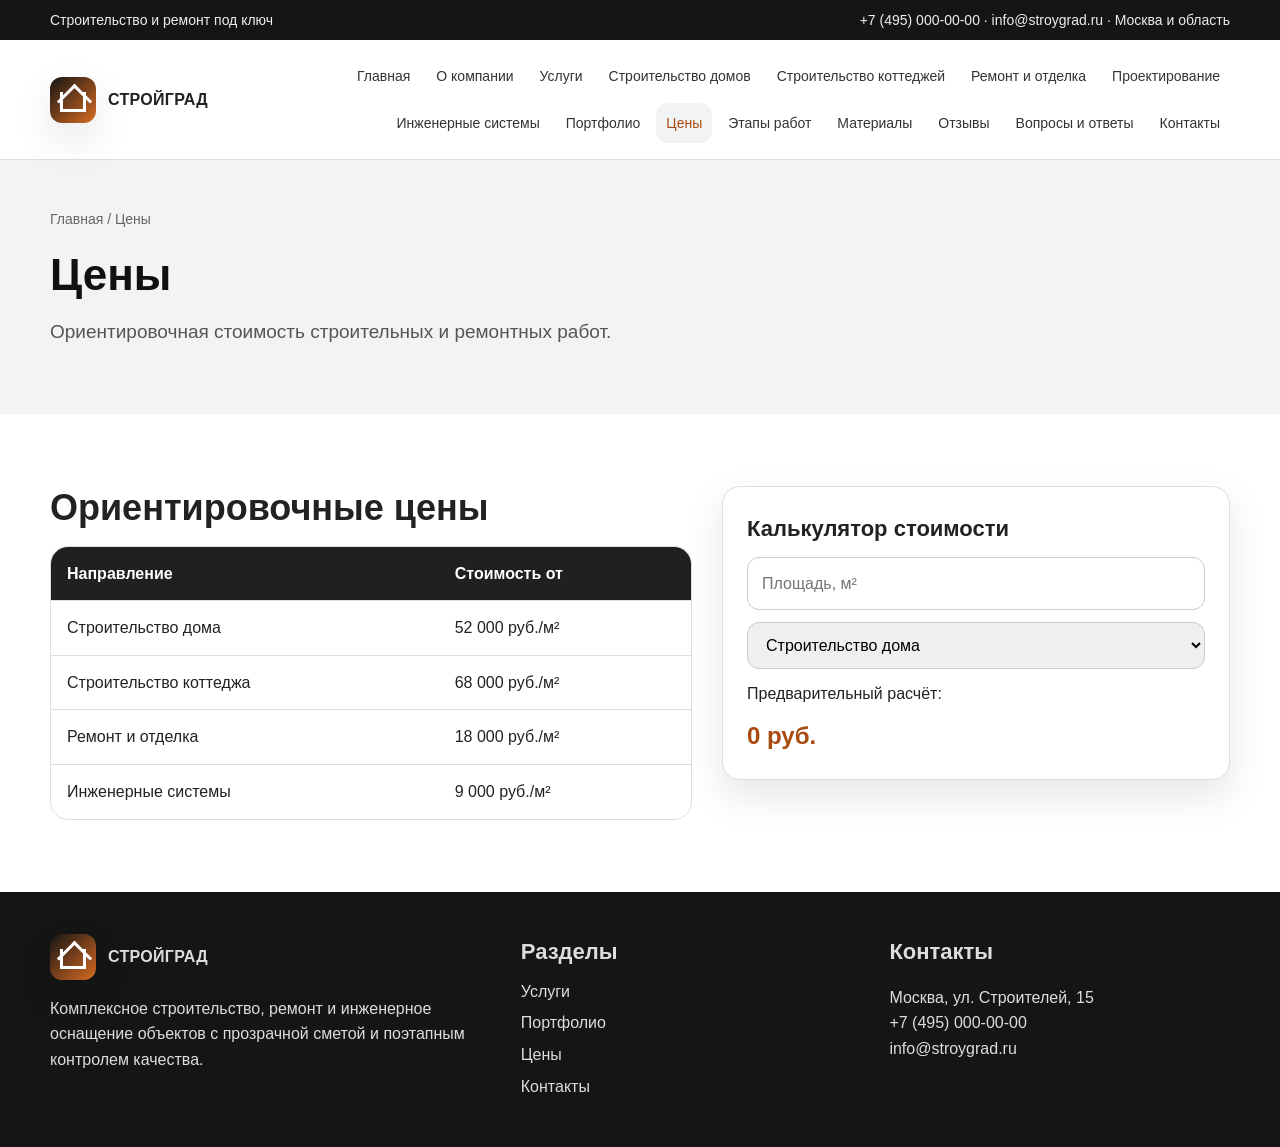
<file: prices.html>
<!doctype html>
<html lang="ru">
<head>
  <meta charset="utf-8">
  <meta name="viewport" content="width=device-width, initial-scale=1">
  <title>Цены | СтройГрад</title>
  <meta name="description" content="Ориентировочная стоимость строительных и ремонтных работ.">
  <meta name="keywords" content="строительство, строительство домов, ремонт, отделка, коттеджи, проектирование, инженерные системы">
  <link rel="stylesheet" href="assets/css/style.css">
</head>
<body>
  <div class="topbar">
    <div class="container">
      <span>Строительство и ремонт под ключ</span>
      <span>+7 (495) 000-00-00 · info@stroygrad.ru · Москва и область</span>
    </div>
  </div>
  <header class="header">
    <div class="container header-row">
      <a class="logo" href="index.html"><span class="logo-mark"></span><span>СтройГрад</span></a>
      <button class="menu-toggle" type="button">Меню</button>
      <nav class="nav"><a class="" href="index.html">Главная</a>
<a class="" href="about.html">О компании</a>
<a class="" href="services.html">Услуги</a>
<a class="" href="house-building.html">Строительство домов</a>
<a class="" href="cottage-building.html">Строительство коттеджей</a>
<a class="" href="renovation.html">Ремонт и отделка</a>
<a class="" href="design.html">Проектирование</a>
<a class="" href="engineering.html">Инженерные системы</a>
<a class="" href="portfolio.html">Портфолио</a>
<a class="active" href="prices.html">Цены</a>
<a class="" href="process.html">Этапы работ</a>
<a class="" href="materials.html">Материалы</a>
<a class="" href="reviews.html">Отзывы</a>
<a class="" href="faq.html">Вопросы и ответы</a>
<a class="" href="contacts.html">Контакты</a></nav>
    </div>
  </header>
  <main>
    <section class="page-hero"><div class="container"><div class="breadcrumbs"><a href="index.html">Главная</a> / Цены</div><h1>Цены</h1><p class="lead">Ориентировочная стоимость строительных и ремонтных работ.</p></div></section><section class="section"><div class="container two-col"><div><h2>Ориентировочные цены</h2><div class="table-wrap"><table><tr><th>Направление</th><th>Стоимость от</th></tr><tr><td>Строительство дома</td><td>52 000 руб./м²</td></tr><tr><td>Строительство коттеджа</td><td>68 000 руб./м²</td></tr><tr><td>Ремонт и отделка</td><td>18 000 руб./м²</td></tr><tr><td>Инженерные системы</td><td>9 000 руб./м²</td></tr></table></div></div><form id="priceCalc" class="form"><h3>Калькулятор стоимости</h3><input class="input" name="area" type="number" min="0" placeholder="Площадь, м²"><select name="type"><option value="house">Строительство дома</option><option value="cottage">Строительство коттеджа</option><option value="repair">Ремонт и отделка</option><option value="engineering">Инженерные системы</option></select><div>Предварительный расчёт:</div><div id="calcResult" class="calc-result">0 руб.</div></form></div></section>
  </main>
  <footer class="footer">
    <div class="container footer-grid">
      <div>
        <div class="logo"><span class="logo-mark"></span><span>СтройГрад</span></div>
        <p>Комплексное строительство, ремонт и инженерное оснащение объектов с прозрачной сметой и поэтапным контролем качества.</p>
      </div>
      <div>
        <h3>Разделы</h3>
        <a href="services.html">Услуги</a>
        <a href="portfolio.html">Портфолио</a>
        <a href="prices.html">Цены</a>
        <a href="contacts.html">Контакты</a>
      </div>
      <div>
        <h3>Контакты</h3>
        <p>Москва, ул. Строителей, 15<br>+7 (495) 000-00-00<br>info@stroygrad.ru</p>
      </div>
    </div>
  </footer>
  <script src="assets/js/main.js"></script>
</body>
</html>
</file>
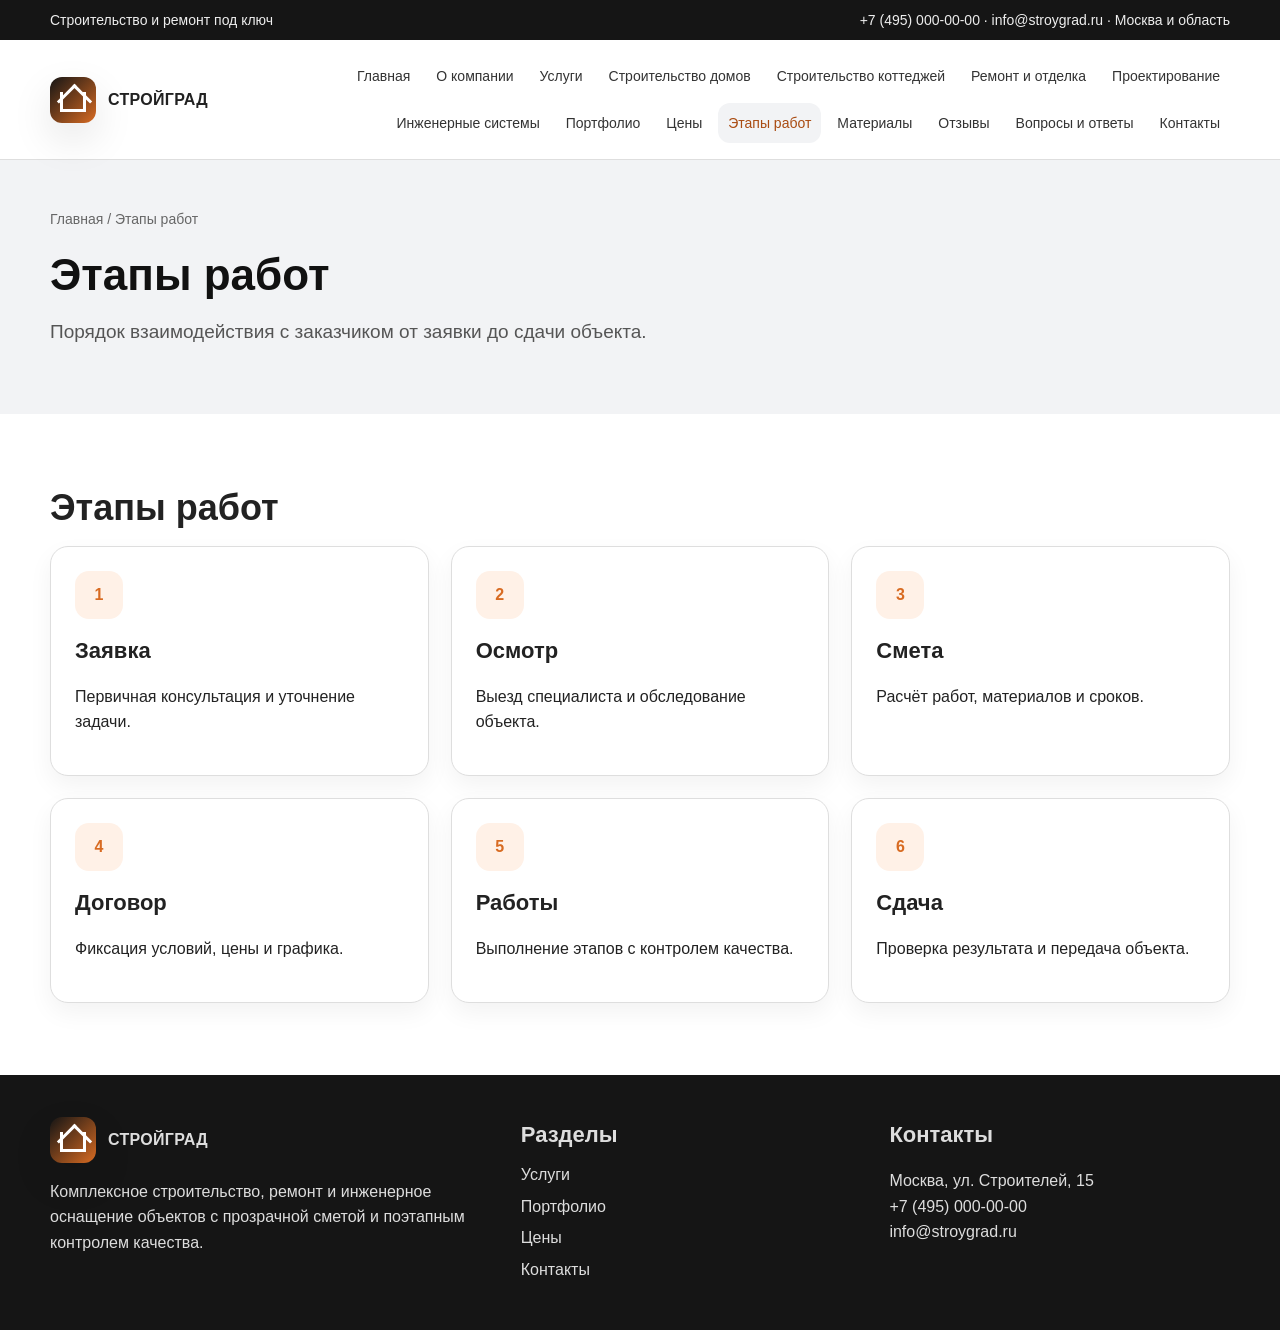
<file: process.html>
<!doctype html>
<html lang="ru">
<head>
  <meta charset="utf-8">
  <meta name="viewport" content="width=device-width, initial-scale=1">
  <title>Этапы работ | СтройГрад</title>
  <meta name="description" content="Порядок взаимодействия с заказчиком от заявки до сдачи объекта.">
  <meta name="keywords" content="строительство, строительство домов, ремонт, отделка, коттеджи, проектирование, инженерные системы">
  <link rel="stylesheet" href="assets/css/style.css">
</head>
<body>
  <div class="topbar">
    <div class="container">
      <span>Строительство и ремонт под ключ</span>
      <span>+7 (495) 000-00-00 · info@stroygrad.ru · Москва и область</span>
    </div>
  </div>
  <header class="header">
    <div class="container header-row">
      <a class="logo" href="index.html"><span class="logo-mark"></span><span>СтройГрад</span></a>
      <button class="menu-toggle" type="button">Меню</button>
      <nav class="nav"><a class="" href="index.html">Главная</a>
<a class="" href="about.html">О компании</a>
<a class="" href="services.html">Услуги</a>
<a class="" href="house-building.html">Строительство домов</a>
<a class="" href="cottage-building.html">Строительство коттеджей</a>
<a class="" href="renovation.html">Ремонт и отделка</a>
<a class="" href="design.html">Проектирование</a>
<a class="" href="engineering.html">Инженерные системы</a>
<a class="" href="portfolio.html">Портфолио</a>
<a class="" href="prices.html">Цены</a>
<a class="active" href="process.html">Этапы работ</a>
<a class="" href="materials.html">Материалы</a>
<a class="" href="reviews.html">Отзывы</a>
<a class="" href="faq.html">Вопросы и ответы</a>
<a class="" href="contacts.html">Контакты</a></nav>
    </div>
  </header>
  <main>
    <section class="page-hero"><div class="container"><div class="breadcrumbs"><a href="index.html">Главная</a> / Этапы работ</div><h1>Этапы работ</h1><p class="lead">Порядок взаимодействия с заказчиком от заявки до сдачи объекта.</p></div></section><section class="section"><div class="container"><h2>Этапы работ</h2><div class="cards"><div class="card"><div class="card-icon">1</div><h3>Заявка</h3><p>Первичная консультация и уточнение задачи.</p></div><div class="card"><div class="card-icon">2</div><h3>Осмотр</h3><p>Выезд специалиста и обследование объекта.</p></div><div class="card"><div class="card-icon">3</div><h3>Смета</h3><p>Расчёт работ, материалов и сроков.</p></div><div class="card"><div class="card-icon">4</div><h3>Договор</h3><p>Фиксация условий, цены и графика.</p></div><div class="card"><div class="card-icon">5</div><h3>Работы</h3><p>Выполнение этапов с контролем качества.</p></div><div class="card"><div class="card-icon">6</div><h3>Сдача</h3><p>Проверка результата и передача объекта.</p></div></div></div></section>
  </main>
  <footer class="footer">
    <div class="container footer-grid">
      <div>
        <div class="logo"><span class="logo-mark"></span><span>СтройГрад</span></div>
        <p>Комплексное строительство, ремонт и инженерное оснащение объектов с прозрачной сметой и поэтапным контролем качества.</p>
      </div>
      <div>
        <h3>Разделы</h3>
        <a href="services.html">Услуги</a>
        <a href="portfolio.html">Портфолио</a>
        <a href="prices.html">Цены</a>
        <a href="contacts.html">Контакты</a>
      </div>
      <div>
        <h3>Контакты</h3>
        <p>Москва, ул. Строителей, 15<br>+7 (495) 000-00-00<br>info@stroygrad.ru</p>
      </div>
    </div>
  </footer>
  <script src="assets/js/main.js"></script>
</body>
</html>
</file>
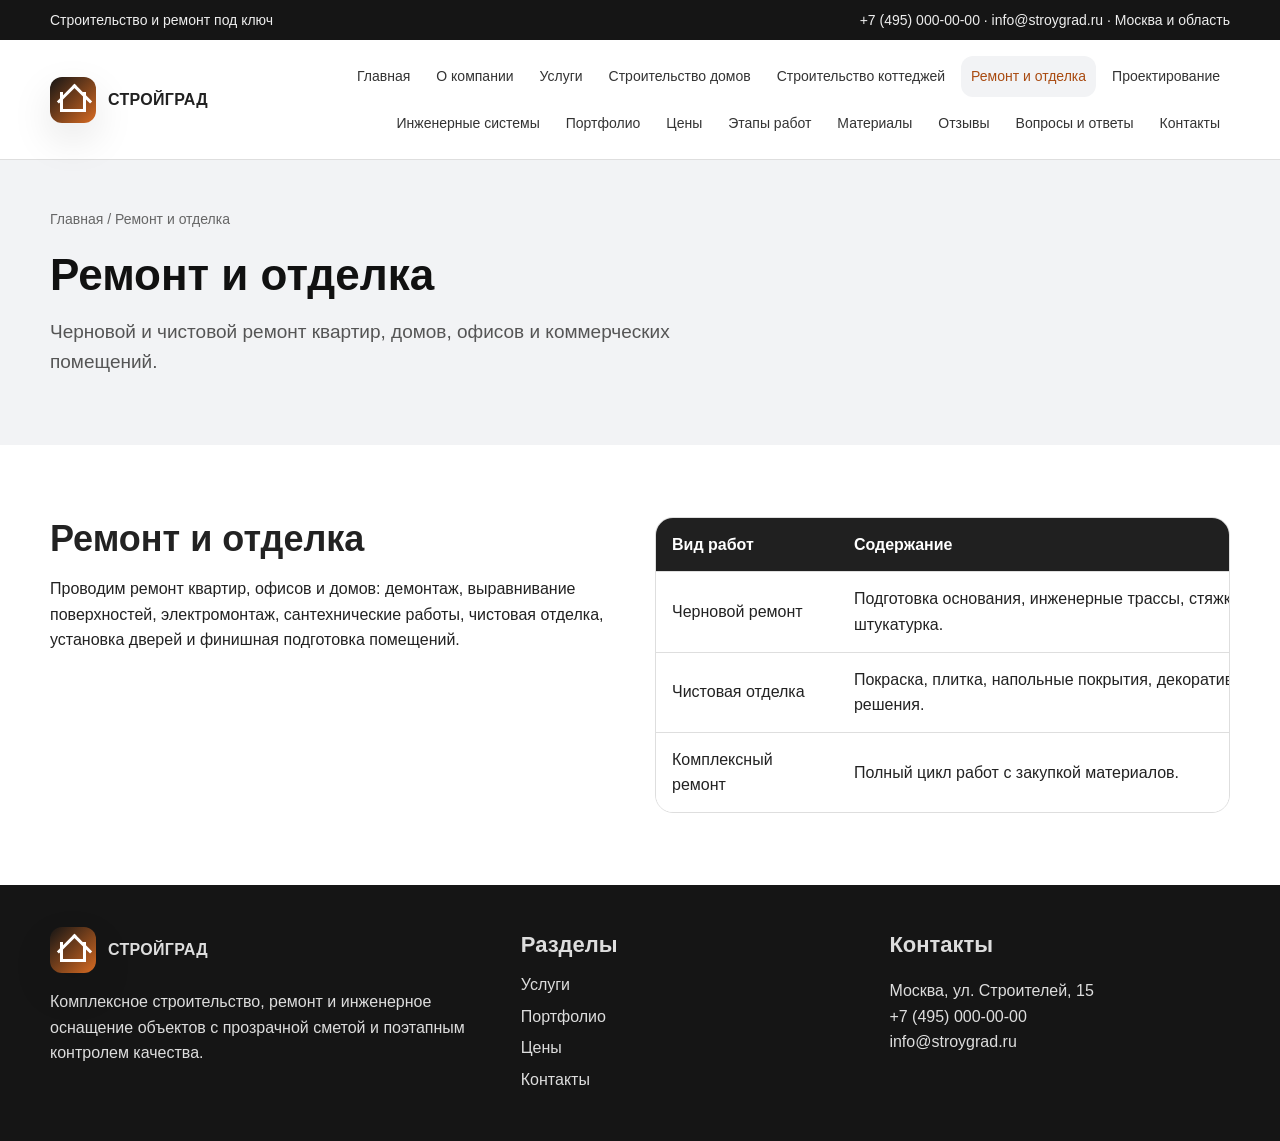
<file: renovation.html>
<!doctype html>
<html lang="ru">
<head>
  <meta charset="utf-8">
  <meta name="viewport" content="width=device-width, initial-scale=1">
  <title>Ремонт и отделка | СтройГрад</title>
  <meta name="description" content="Черновой и чистовой ремонт квартир, домов, офисов и коммерческих помещений.">
  <meta name="keywords" content="строительство, строительство домов, ремонт, отделка, коттеджи, проектирование, инженерные системы">
  <link rel="stylesheet" href="assets/css/style.css">
</head>
<body>
  <div class="topbar">
    <div class="container">
      <span>Строительство и ремонт под ключ</span>
      <span>+7 (495) 000-00-00 · info@stroygrad.ru · Москва и область</span>
    </div>
  </div>
  <header class="header">
    <div class="container header-row">
      <a class="logo" href="index.html"><span class="logo-mark"></span><span>СтройГрад</span></a>
      <button class="menu-toggle" type="button">Меню</button>
      <nav class="nav"><a class="" href="index.html">Главная</a>
<a class="" href="about.html">О компании</a>
<a class="" href="services.html">Услуги</a>
<a class="" href="house-building.html">Строительство домов</a>
<a class="" href="cottage-building.html">Строительство коттеджей</a>
<a class="active" href="renovation.html">Ремонт и отделка</a>
<a class="" href="design.html">Проектирование</a>
<a class="" href="engineering.html">Инженерные системы</a>
<a class="" href="portfolio.html">Портфолио</a>
<a class="" href="prices.html">Цены</a>
<a class="" href="process.html">Этапы работ</a>
<a class="" href="materials.html">Материалы</a>
<a class="" href="reviews.html">Отзывы</a>
<a class="" href="faq.html">Вопросы и ответы</a>
<a class="" href="contacts.html">Контакты</a></nav>
    </div>
  </header>
  <main>
    <section class="page-hero"><div class="container"><div class="breadcrumbs"><a href="index.html">Главная</a> / Ремонт и отделка</div><h1>Ремонт и отделка</h1><p class="lead">Черновой и чистовой ремонт квартир, домов, офисов и коммерческих помещений.</p></div></section><section class="section"><div class="container two-col"><div><h2>Ремонт и отделка</h2><p>Проводим ремонт квартир, офисов и домов: демонтаж, выравнивание поверхностей, электромонтаж, сантехнические работы, чистовая отделка, установка дверей и финишная подготовка помещений.</p></div><div class="table-wrap"><table><tr><th>Вид работ</th><th>Содержание</th></tr><tr><td>Черновой ремонт</td><td>Подготовка основания, инженерные трассы, стяжка, штукатурка.</td></tr><tr><td>Чистовая отделка</td><td>Покраска, плитка, напольные покрытия, декоративные решения.</td></tr><tr><td>Комплексный ремонт</td><td>Полный цикл работ с закупкой материалов.</td></tr></table></div></div></section>
  </main>
  <footer class="footer">
    <div class="container footer-grid">
      <div>
        <div class="logo"><span class="logo-mark"></span><span>СтройГрад</span></div>
        <p>Комплексное строительство, ремонт и инженерное оснащение объектов с прозрачной сметой и поэтапным контролем качества.</p>
      </div>
      <div>
        <h3>Разделы</h3>
        <a href="services.html">Услуги</a>
        <a href="portfolio.html">Портфолио</a>
        <a href="prices.html">Цены</a>
        <a href="contacts.html">Контакты</a>
      </div>
      <div>
        <h3>Контакты</h3>
        <p>Москва, ул. Строителей, 15<br>+7 (495) 000-00-00<br>info@stroygrad.ru</p>
      </div>
    </div>
  </footer>
  <script src="assets/js/main.js"></script>
</body>
</html>
</file>
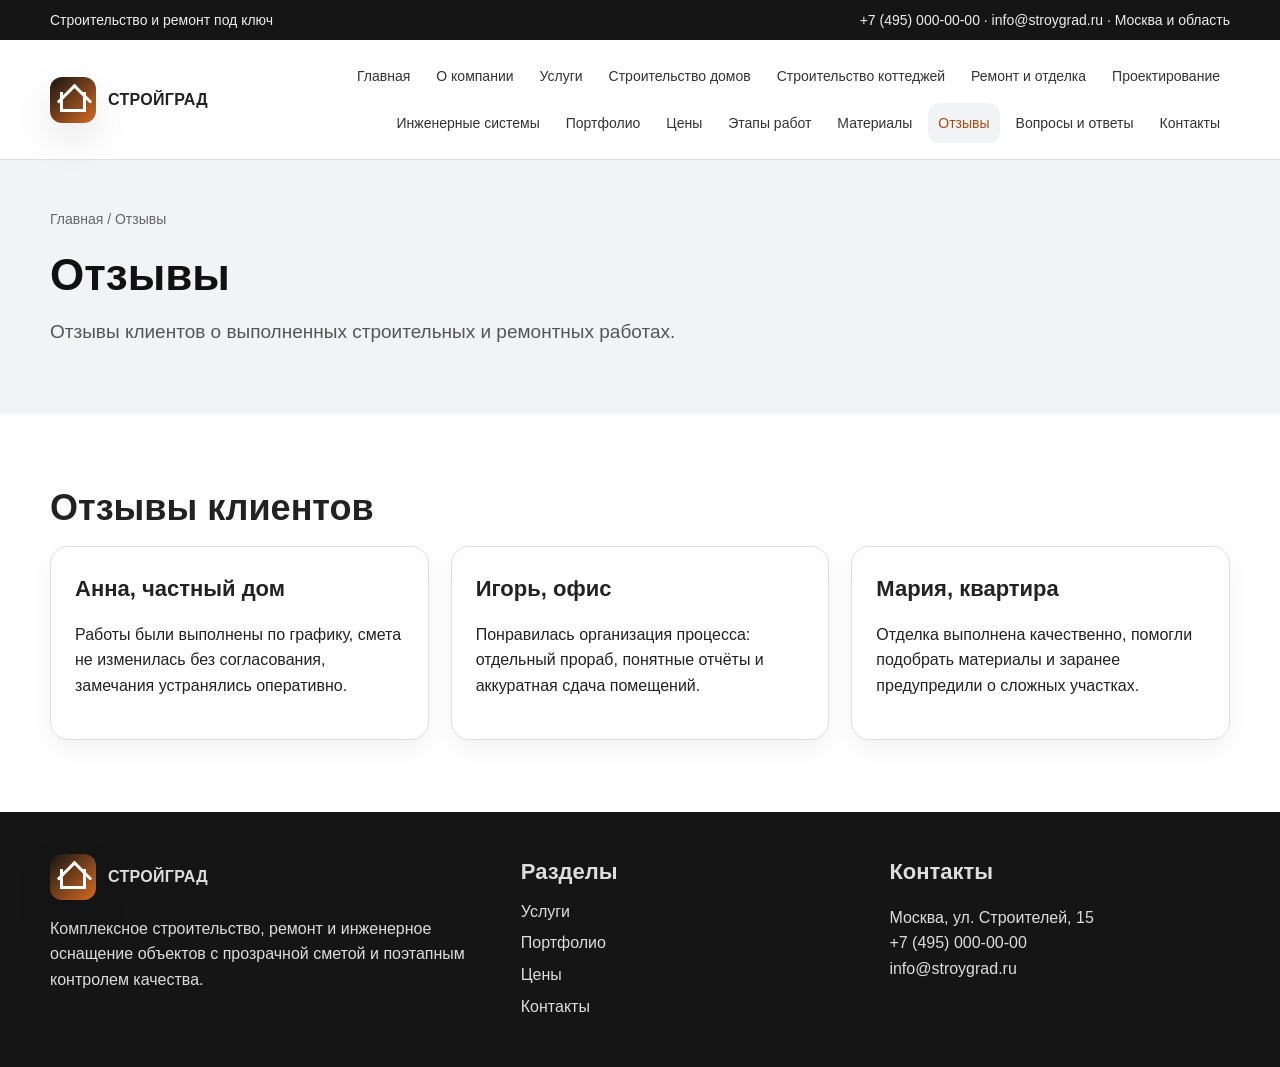
<file: reviews.html>
<!doctype html>
<html lang="ru">
<head>
  <meta charset="utf-8">
  <meta name="viewport" content="width=device-width, initial-scale=1">
  <title>Отзывы | СтройГрад</title>
  <meta name="description" content="Отзывы клиентов о выполненных строительных и ремонтных работах.">
  <meta name="keywords" content="строительство, строительство домов, ремонт, отделка, коттеджи, проектирование, инженерные системы">
  <link rel="stylesheet" href="assets/css/style.css">
</head>
<body>
  <div class="topbar">
    <div class="container">
      <span>Строительство и ремонт под ключ</span>
      <span>+7 (495) 000-00-00 · info@stroygrad.ru · Москва и область</span>
    </div>
  </div>
  <header class="header">
    <div class="container header-row">
      <a class="logo" href="index.html"><span class="logo-mark"></span><span>СтройГрад</span></a>
      <button class="menu-toggle" type="button">Меню</button>
      <nav class="nav"><a class="" href="index.html">Главная</a>
<a class="" href="about.html">О компании</a>
<a class="" href="services.html">Услуги</a>
<a class="" href="house-building.html">Строительство домов</a>
<a class="" href="cottage-building.html">Строительство коттеджей</a>
<a class="" href="renovation.html">Ремонт и отделка</a>
<a class="" href="design.html">Проектирование</a>
<a class="" href="engineering.html">Инженерные системы</a>
<a class="" href="portfolio.html">Портфолио</a>
<a class="" href="prices.html">Цены</a>
<a class="" href="process.html">Этапы работ</a>
<a class="" href="materials.html">Материалы</a>
<a class="active" href="reviews.html">Отзывы</a>
<a class="" href="faq.html">Вопросы и ответы</a>
<a class="" href="contacts.html">Контакты</a></nav>
    </div>
  </header>
  <main>
    <section class="page-hero"><div class="container"><div class="breadcrumbs"><a href="index.html">Главная</a> / Отзывы</div><h1>Отзывы</h1><p class="lead">Отзывы клиентов о выполненных строительных и ремонтных работах.</p></div></section><section class="section"><div class="container"><h2>Отзывы клиентов</h2><div class="cards"><div class="card"><h3>Анна, частный дом</h3><p>Работы были выполнены по графику, смета не изменилась без согласования, замечания устранялись оперативно.</p></div><div class="card"><h3>Игорь, офис</h3><p>Понравилась организация процесса: отдельный прораб, понятные отчёты и аккуратная сдача помещений.</p></div><div class="card"><h3>Мария, квартира</h3><p>Отделка выполнена качественно, помогли подобрать материалы и заранее предупредили о сложных участках.</p></div></div></div></section>
  </main>
  <footer class="footer">
    <div class="container footer-grid">
      <div>
        <div class="logo"><span class="logo-mark"></span><span>СтройГрад</span></div>
        <p>Комплексное строительство, ремонт и инженерное оснащение объектов с прозрачной сметой и поэтапным контролем качества.</p>
      </div>
      <div>
        <h3>Разделы</h3>
        <a href="services.html">Услуги</a>
        <a href="portfolio.html">Портфолио</a>
        <a href="prices.html">Цены</a>
        <a href="contacts.html">Контакты</a>
      </div>
      <div>
        <h3>Контакты</h3>
        <p>Москва, ул. Строителей, 15<br>+7 (495) 000-00-00<br>info@stroygrad.ru</p>
      </div>
    </div>
  </footer>
  <script src="assets/js/main.js"></script>
</body>
</html>
</file>
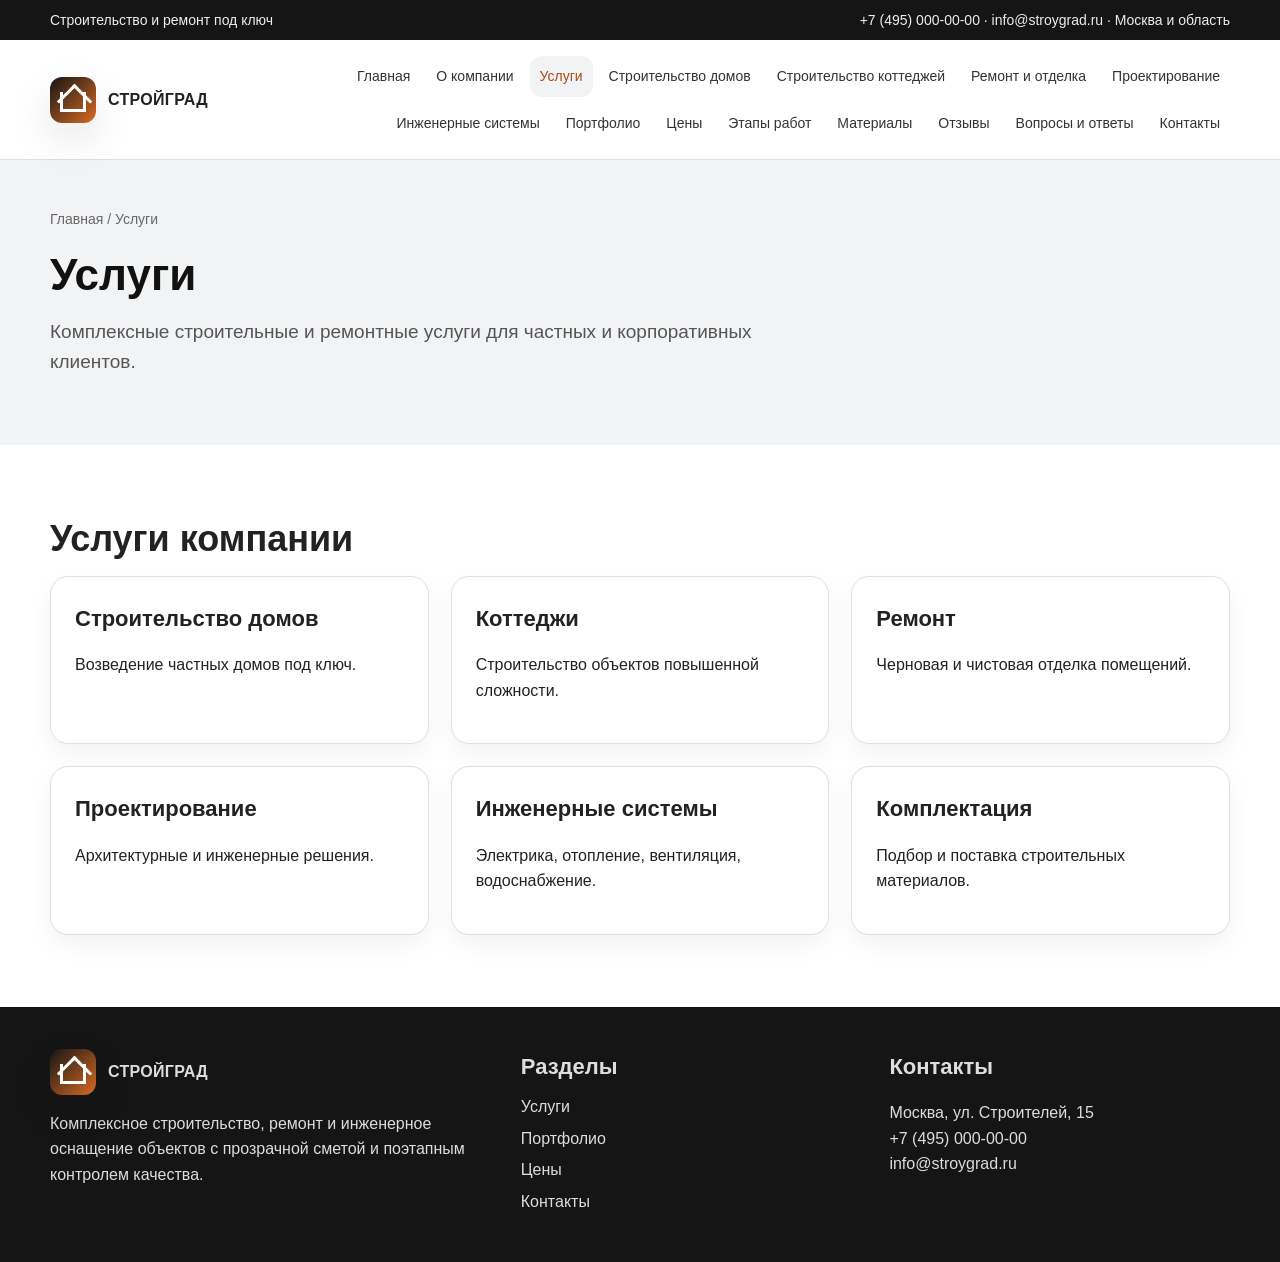
<file: services.html>
<!doctype html>
<html lang="ru">
<head>
  <meta charset="utf-8">
  <meta name="viewport" content="width=device-width, initial-scale=1">
  <title>Услуги | СтройГрад</title>
  <meta name="description" content="Комплексные строительные и ремонтные услуги для частных и корпоративных клиентов.">
  <meta name="keywords" content="строительство, строительство домов, ремонт, отделка, коттеджи, проектирование, инженерные системы">
  <link rel="stylesheet" href="assets/css/style.css">
</head>
<body>
  <div class="topbar">
    <div class="container">
      <span>Строительство и ремонт под ключ</span>
      <span>+7 (495) 000-00-00 · info@stroygrad.ru · Москва и область</span>
    </div>
  </div>
  <header class="header">
    <div class="container header-row">
      <a class="logo" href="index.html"><span class="logo-mark"></span><span>СтройГрад</span></a>
      <button class="menu-toggle" type="button">Меню</button>
      <nav class="nav"><a class="" href="index.html">Главная</a>
<a class="" href="about.html">О компании</a>
<a class="active" href="services.html">Услуги</a>
<a class="" href="house-building.html">Строительство домов</a>
<a class="" href="cottage-building.html">Строительство коттеджей</a>
<a class="" href="renovation.html">Ремонт и отделка</a>
<a class="" href="design.html">Проектирование</a>
<a class="" href="engineering.html">Инженерные системы</a>
<a class="" href="portfolio.html">Портфолио</a>
<a class="" href="prices.html">Цены</a>
<a class="" href="process.html">Этапы работ</a>
<a class="" href="materials.html">Материалы</a>
<a class="" href="reviews.html">Отзывы</a>
<a class="" href="faq.html">Вопросы и ответы</a>
<a class="" href="contacts.html">Контакты</a></nav>
    </div>
  </header>
  <main>
    <section class="page-hero"><div class="container"><div class="breadcrumbs"><a href="index.html">Главная</a> / Услуги</div><h1>Услуги</h1><p class="lead">Комплексные строительные и ремонтные услуги для частных и корпоративных клиентов.</p></div></section><section class="section"><div class="container"><h2>Услуги компании</h2><div class="cards"><div class="card"><h3>Строительство домов</h3><p>Возведение частных домов под ключ.</p></div><div class="card"><h3>Коттеджи</h3><p>Строительство объектов повышенной сложности.</p></div><div class="card"><h3>Ремонт</h3><p>Черновая и чистовая отделка помещений.</p></div><div class="card"><h3>Проектирование</h3><p>Архитектурные и инженерные решения.</p></div><div class="card"><h3>Инженерные системы</h3><p>Электрика, отопление, вентиляция, водоснабжение.</p></div><div class="card"><h3>Комплектация</h3><p>Подбор и поставка строительных материалов.</p></div></div></div></section>
  </main>
  <footer class="footer">
    <div class="container footer-grid">
      <div>
        <div class="logo"><span class="logo-mark"></span><span>СтройГрад</span></div>
        <p>Комплексное строительство, ремонт и инженерное оснащение объектов с прозрачной сметой и поэтапным контролем качества.</p>
      </div>
      <div>
        <h3>Разделы</h3>
        <a href="services.html">Услуги</a>
        <a href="portfolio.html">Портфолио</a>
        <a href="prices.html">Цены</a>
        <a href="contacts.html">Контакты</a>
      </div>
      <div>
        <h3>Контакты</h3>
        <p>Москва, ул. Строителей, 15<br>+7 (495) 000-00-00<br>info@stroygrad.ru</p>
      </div>
    </div>
  </footer>
  <script src="assets/js/main.js"></script>
</body>
</html>
</file>
<file: assets/css/style.css>
:root{
  --dark:#151515;
  --graphite:#292929;
  --gray:#f2f3f5;
  --line:#dedede;
  --accent:#d86b22;
  --accent-dark:#a94b11;
  --white:#fff;
  --text:#222;
  --muted:#666;
  --success:#2e7d32;
  --radius:18px;
  --shadow:0 16px 40px rgba(0,0,0,.10);
}
*{box-sizing:border-box}
html{scroll-behavior:smooth}
body{
  margin:0;
  font-family:Arial, "Segoe UI", sans-serif;
  color:var(--text);
  background:#fff;
  line-height:1.6;
}
a{color:inherit;text-decoration:none}
img{max-width:100%;display:block}
.container{width:min(1180px, calc(100% - 32px)); margin:0 auto}
.topbar{
  background:var(--dark);
  color:#eee;
  font-size:14px;
}
.topbar .container{
  display:flex;
  justify-content:space-between;
  gap:16px;
  padding:9px 0;
  flex-wrap:wrap;
}
.header{
  position:sticky;
  top:0;
  z-index:20;
  background:#fff;
  border-bottom:1px solid var(--line);
}
.header-row{
  display:flex;
  align-items:center;
  justify-content:space-between;
  padding:16px 0;
  gap:20px;
}
.logo{
  display:flex;
  align-items:center;
  gap:12px;
  font-weight:800;
  letter-spacing:.3px;
  text-transform:uppercase;
}
.logo-mark{
  width:46px;height:46px;border-radius:12px;
  background:linear-gradient(135deg,var(--dark),var(--accent));
  position:relative;
  box-shadow:var(--shadow);
}
.logo-mark:before{
  content:"";
  position:absolute;left:10px;right:10px;bottom:11px;height:17px;
  border:3px solid #fff;border-top:0;
}
.logo-mark:after{
  content:"";
  position:absolute;left:12px;top:12px;width:22px;height:22px;
  border-left:3px solid #fff;border-top:3px solid #fff;
  transform:rotate(45deg);
}
.nav{
  display:flex;
  align-items:center;
  gap:6px;
  flex-wrap:wrap;
  justify-content:flex-end;
}
.nav a{
  padding:9px 10px;
  border-radius:12px;
  color:#333;
  font-size:14px;
}
.nav a:hover,.nav a.active{background:var(--gray);color:var(--accent-dark)}
.menu-toggle{display:none;border:0;background:var(--dark);color:#fff;padding:10px 14px;border-radius:12px}
.btn{
  display:inline-flex;align-items:center;justify-content:center;
  padding:13px 18px;
  border-radius:999px;
  background:var(--accent);
  color:#fff;
  font-weight:700;
  border:0;
  cursor:pointer;
  transition:.2s;
}
.btn:hover{background:var(--accent-dark);transform:translateY(-1px)}
.btn.secondary{background:#fff;color:var(--dark);border:1px solid #ddd}
.hero{
  background:
    linear-gradient(90deg, rgba(21,21,21,.92), rgba(21,21,21,.68)),
    repeating-linear-gradient(135deg,#333 0 8px,#2a2a2a 8px 16px);
  color:#fff;
  padding:92px 0 72px;
}
.hero-grid{display:grid;grid-template-columns:1.1fr .9fr;gap:36px;align-items:center}
.eyebrow{color:#ffd0a9;text-transform:uppercase;font-weight:800;letter-spacing:1.8px;font-size:13px}
h1{font-size:52px;line-height:1.08;margin:12px 0 18px}
h2{font-size:36px;line-height:1.2;margin:0 0 16px}
h3{font-size:22px;margin:0 0 10px}
.lead{font-size:19px;color:#f0f0f0;max-width:720px}
.hero-actions{display:flex;gap:14px;flex-wrap:wrap;margin-top:28px}
.hero-card{
  background:#fff;color:#222;border-radius:var(--radius);
  padding:24px;box-shadow:var(--shadow)
}
.hero-card strong{font-size:34px;color:var(--accent)}
.stats{display:grid;grid-template-columns:repeat(2,1fr);gap:14px;margin-top:18px}
.stat{border:1px solid var(--line);border-radius:16px;padding:16px;background:#fafafa}
.section{padding:72px 0}
.section.gray{background:var(--gray)}
.section-title{max-width:760px;margin-bottom:28px}
.cards{display:grid;grid-template-columns:repeat(3,1fr);gap:22px}
.card{
  background:#fff;border:1px solid var(--line);border-radius:var(--radius);
  padding:24px;box-shadow:0 10px 25px rgba(0,0,0,.05)
}
.card-icon{
  width:48px;height:48px;border-radius:14px;background:#fff1e7;color:var(--accent);
  display:flex;align-items:center;justify-content:center;font-weight:900;margin-bottom:14px
}
.two-col{display:grid;grid-template-columns:1fr 1fr;gap:30px;align-items:start}
.feature-list{display:grid;gap:12px;margin:18px 0 0;padding:0;list-style:none}
.feature-list li{padding-left:30px;position:relative}
.feature-list li:before{content:"✓";position:absolute;left:0;color:var(--success);font-weight:900}
.table-wrap{overflow:auto;border:1px solid var(--line);border-radius:var(--radius);background:#fff}
table{border-collapse:collapse;width:100%;min-width:640px}
th,td{padding:14px 16px;border-bottom:1px solid var(--line);text-align:left}
th{background:#202020;color:#fff}
tr:last-child td{border-bottom:0}
.gallery{display:grid;grid-template-columns:repeat(3,1fr);gap:18px}
.work{
  min-height:230px;border-radius:var(--radius);padding:20px;
  background:linear-gradient(135deg,#2c2c2c,#5b5b5b);
  color:#fff;display:flex;flex-direction:column;justify-content:end;
  position:relative;overflow:hidden
}
.work:before{
  content:"";position:absolute;inset:0;
  background:linear-gradient(135deg,transparent 0 45%,rgba(216,107,34,.55) 45% 58%,transparent 58%);
}
.work>*{position:relative}
.badge{display:inline-flex;width:max-content;background:#fff1e7;color:var(--accent-dark);border-radius:999px;padding:5px 10px;font-weight:700;font-size:13px}
.form{
  background:#fff;border-radius:var(--radius);padding:24px;border:1px solid var(--line);box-shadow:var(--shadow)
}
.input,textarea,select{
  width:100%;padding:13px 14px;border:1px solid #ccc;border-radius:12px;font:inherit;margin-bottom:12px
}
textarea{min-height:120px;resize:vertical}
.notice{display:none;margin-top:12px;padding:12px;border-radius:12px;background:#eaf6ec;color:#1b5e20}
.footer{background:var(--dark);color:#ddd;padding:42px 0}
.footer-grid{display:grid;grid-template-columns:1.3fr 1fr 1fr;gap:28px}
.footer a{color:#ddd;display:block;margin:6px 0}
.breadcrumbs{font-size:14px;color:var(--muted);margin-bottom:20px}
.page-hero{background:var(--gray);padding:48px 0}
.page-hero h1{color:#111;font-size:44px}
.page-hero .lead{color:#555}
.calc-result{font-size:24px;font-weight:900;color:var(--accent-dark);margin-top:10px}
.accordion button{
  width:100%;text-align:left;background:#fff;border:1px solid var(--line);padding:18px;border-radius:14px;margin:8px 0;
  font-weight:800;cursor:pointer
}
.accordion .answer{display:none;padding:0 18px 16px;color:#555}
@media(max-width:900px){
  .hero-grid,.two-col,.footer-grid{grid-template-columns:1fr}
  .cards,.gallery{grid-template-columns:repeat(2,1fr)}
  h1{font-size:40px}
  .menu-toggle{display:block}
  .nav{display:none;width:100%;justify-content:flex-start;margin-top:12px}
  .nav.open{display:flex}
  .header-row{align-items:flex-start;flex-wrap:wrap}
}
@media(max-width:620px){
  .cards,.gallery,.stats{grid-template-columns:1fr}
  h1{font-size:34px}
  h2{font-size:28px}
  .hero{padding:62px 0 48px}
  .section{padding:52px 0}
}
</file>
